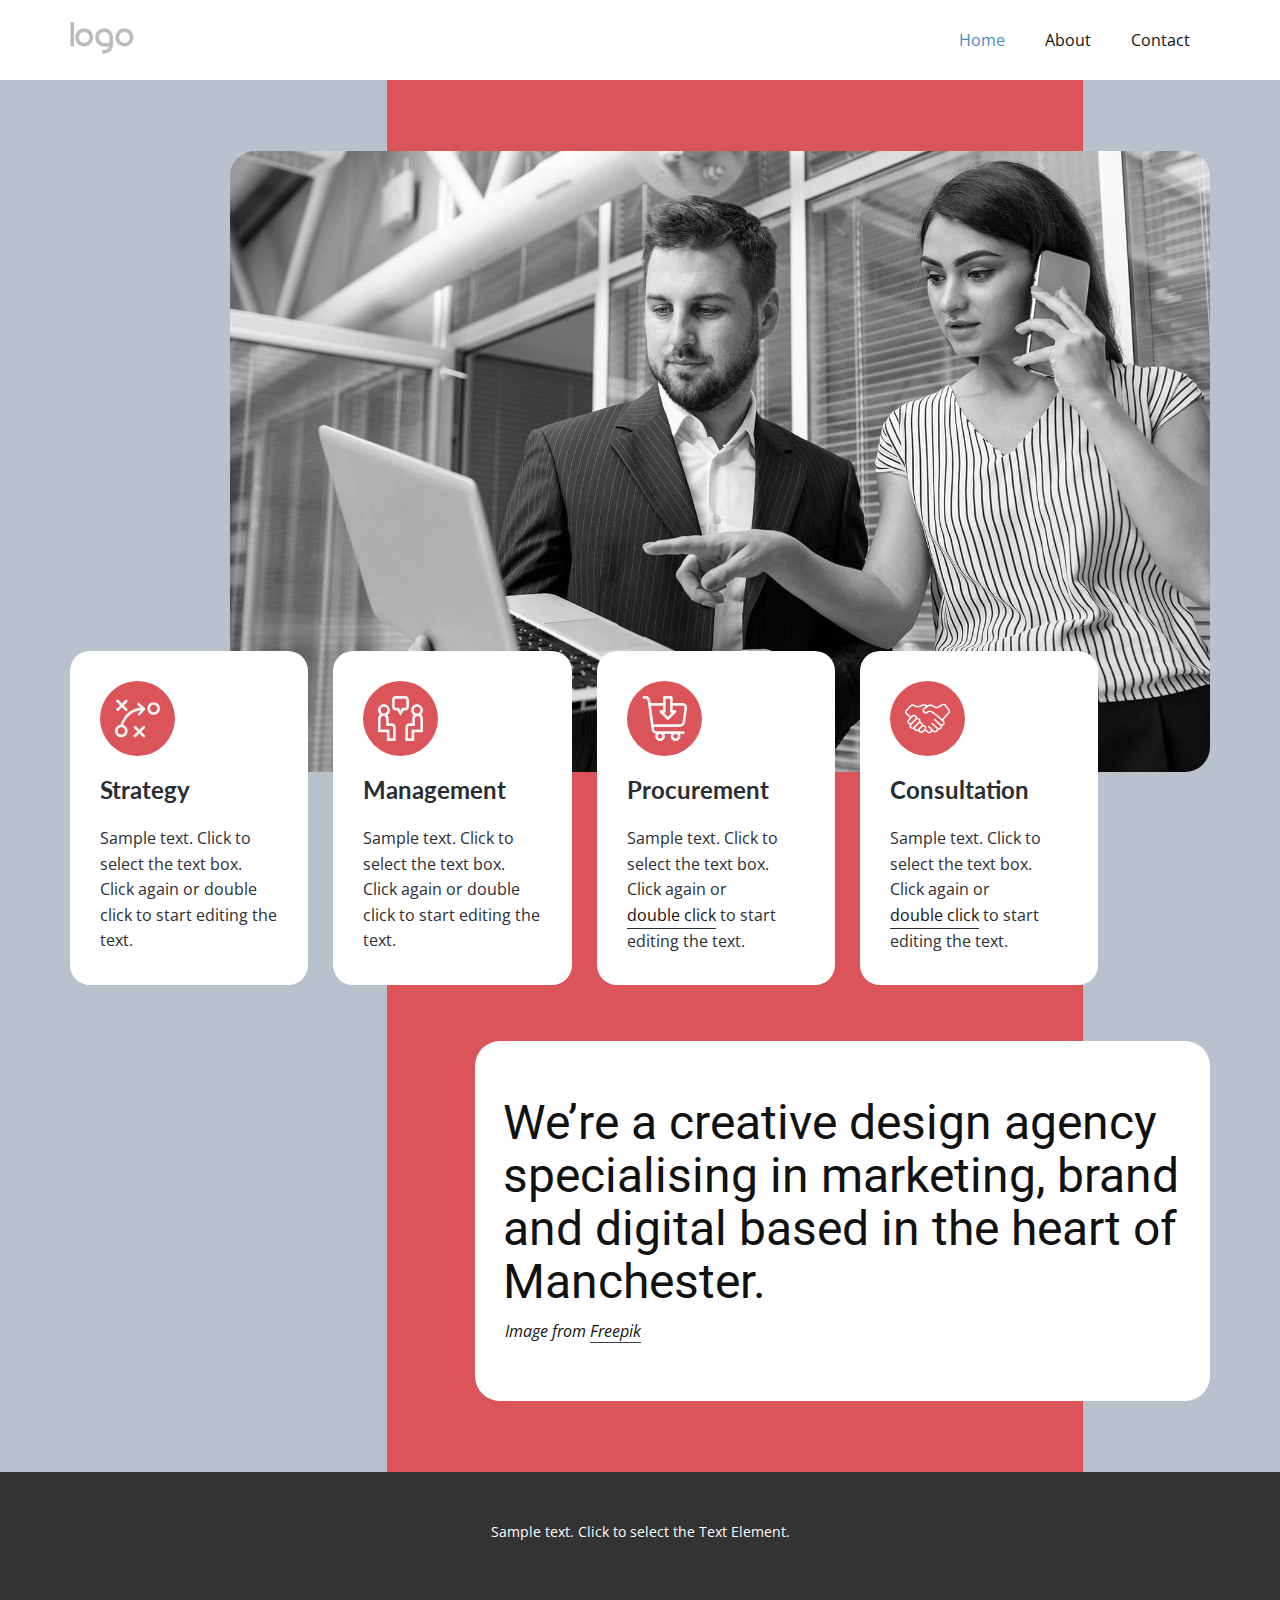
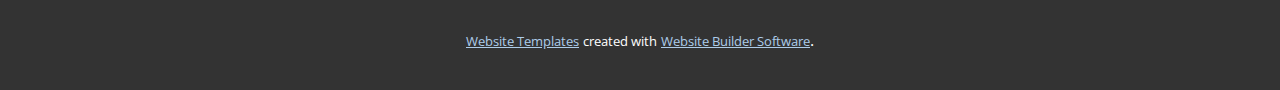
<file: src/index.html>
<!DOCTYPE html>
<html style="font-size: 16px;">
  <head>
    <meta name="viewport" content="width=device-width, initial-scale=1.0">
    <meta charset="utf-8">
    <meta name="keywords" content="​We’re a creative design agency specialising in marketing, brand and digital based in the heart of Manchester.">
    <meta name="description" content="">
    <title>Home</title>
    <link rel="stylesheet" href="nicepage.css" media="screen">
<link rel="stylesheet" href="Home.css" media="screen">
    <script class="u-script" type="text/javascript" src="jquery.js" defer=""></script>
    <script class="u-script" type="text/javascript" src="nicepage.js" defer=""></script>
    <meta name="generator" content="Nicepage 4.12.17, nicepage.com">
    <link id="u-theme-google-font" rel="stylesheet" href="https://fonts.googleapis.com/css?family=Roboto:100,100i,300,300i,400,400i,500,500i,700,700i,900,900i|Open+Sans:300,300i,400,400i,500,500i,600,600i,700,700i,800,800i">
    <link id="u-page-google-font" rel="stylesheet" href="https://fonts.googleapis.com/css?family=Lato:100,100i,300,300i,400,400i,700,700i,900,900i">
    
    
    <script type="application/ld+json">{
		"@context": "http://schema.org",
		"@type": "Organization",
		"name": "",
		"logo": "images/default-logo.png"
}</script>
    <meta name="theme-color" content="#478ac9">
    <meta property="og:title" content="Home">
    <meta property="og:type" content="website">
  </head>
  <body data-home-page="Home.html" data-home-page-title="Home" class="u-body u-xl-mode"><header class="u-clearfix u-header u-header" id="sec-79eb"><div class="u-clearfix u-sheet u-valign-middle u-sheet-1">
        <a href="https://nicepage.com" class="u-image u-logo u-image-1">
          <img src="images/default-logo.png" class="u-logo-image u-logo-image-1">
        </a>
        <nav class="u-menu u-menu-dropdown u-offcanvas u-menu-1">
          <div class="menu-collapse" style="font-size: 1rem; letter-spacing: 0px;">
            <a class="u-button-style u-custom-left-right-menu-spacing u-custom-padding-bottom u-custom-top-bottom-menu-spacing u-nav-link u-text-active-palette-1-base u-text-hover-palette-2-base" href="#">
              <svg class="u-svg-link" viewBox="0 0 24 24"><use xmlns:xlink="http://www.w3.org/1999/xlink" xlink:href="#menu-hamburger"></use></svg>
              <svg class="u-svg-content" version="1.1" id="menu-hamburger" viewBox="0 0 16 16" x="0px" y="0px" xmlns:xlink="http://www.w3.org/1999/xlink" xmlns="http://www.w3.org/2000/svg"><g><rect y="1" width="16" height="2"></rect><rect y="7" width="16" height="2"></rect><rect y="13" width="16" height="2"></rect>
</g></svg>
            </a>
          </div>
          <div class="u-nav-container">
            <ul class="u-nav u-unstyled u-nav-1"><li class="u-nav-item"><a class="u-button-style u-nav-link u-text-active-palette-1-base u-text-hover-palette-2-base" href="Home.html" style="padding: 10px 20px;">Home</a>
</li><li class="u-nav-item"><a class="u-button-style u-nav-link u-text-active-palette-1-base u-text-hover-palette-2-base" href="About.html" style="padding: 10px 20px;">About</a>
</li><li class="u-nav-item"><a class="u-button-style u-nav-link u-text-active-palette-1-base u-text-hover-palette-2-base" href="Contact.html" style="padding: 10px 20px;">Contact</a>
</li></ul>
          </div>
          <div class="u-nav-container-collapse">
            <div class="u-black u-container-style u-inner-container-layout u-opacity u-opacity-95 u-sidenav">
              <div class="u-inner-container-layout u-sidenav-overflow">
                <div class="u-menu-close"></div>
                <ul class="u-align-center u-nav u-popupmenu-items u-unstyled u-nav-2"><li class="u-nav-item"><a class="u-button-style u-nav-link" href="Home.html">Home</a>
</li><li class="u-nav-item"><a class="u-button-style u-nav-link" href="About.html">About</a>
</li><li class="u-nav-item"><a class="u-button-style u-nav-link" href="Contact.html">Contact</a>
</li></ul>
              </div>
            </div>
            <div class="u-black u-menu-overlay u-opacity u-opacity-70"></div>
          </div>
        </nav>
      </div></header>
    <section class="u-clearfix u-palette-5-base u-section-1" id="carousel_90d2">
      <div class="u-clearfix u-sheet u-valign-middle-md u-valign-middle-sm u-valign-middle-xl u-valign-middle-xs u-sheet-1">
        <div class="u-expanded-height u-palette-2-base u-shape u-shape-rectangle u-shape-1"></div>
        <img src="images/fgfg-min-72.jpg" alt="" class="u-image u-image-round u-radius-25 u-image-1" data-image-width="1620" data-image-height="1080">
        <div class="u-list u-list-1">
          <div class="u-repeater u-repeater-1">
            <div class="u-container-style u-list-item u-radius-20 u-repeater-item u-shape-round u-white u-list-item-1">
              <div class="u-container-layout u-similar-container u-valign-top u-container-layout-1"><span class="u-icon u-icon-circle u-palette-2-base u-icon-1"><svg class="u-svg-link" preserveAspectRatio="xMidYMin slice" viewBox="0 0 297 297" style=""><use xmlns:xlink="http://www.w3.org/1999/xlink" xlink:href="#svg-4ad6"></use></svg><svg class="u-svg-content" viewBox="0 0 297 297" id="svg-4ad6"><g><path d="m255.402,41.116c-22.937,0-41.599,18.661-41.599,41.598s18.661,41.599 41.599,41.599c22.937,0 41.598-18.662 41.598-41.599s-18.661-41.598-41.598-41.598zm0,65.786c-13.338,0-24.188-10.85-24.188-24.188 0-13.337 10.85-24.187 24.188-24.187 13.337,0 24.187,10.85 24.187,24.187 0.001,13.338-10.85,24.188-24.187,24.188z"></path><path d="m10.772,97.093c1.7,1.699 3.928,2.549 6.156,2.549s4.456-0.85 6.156-2.549l22.626-22.626 22.626,22.626c1.7,1.699 3.928,2.549 6.156,2.549 2.228,0 4.456-0.85 6.156-2.549 3.399-3.399 3.399-8.912 0-12.312l-22.627-22.625 22.626-22.626c3.399-3.399 3.399-8.912 0-12.312-3.4-3.398-8.911-3.398-12.312,0l-22.625,22.626-22.626-22.626c-3.4-3.398-8.911-3.398-12.312,0-3.399,3.399-3.399,8.912 0,12.312l22.626,22.626-22.626,22.625c-3.399,3.4-3.399,8.912 1.77636e-15,12.312z"></path><path d="m195.772,199.907c-3.4-3.398-8.911-3.398-12.312,0l-22.625,22.625-22.626-22.625c-3.4-3.398-8.911-3.398-12.312,0-3.399,3.4-3.399,8.912 0,12.312l22.626,22.625-22.626,22.626c-3.399,3.399-3.399,8.912 0,12.312 1.7,1.699 3.928,2.549 6.156,2.549s4.456-0.85 6.156-2.549l22.626-22.626 22.625,22.625c1.7,1.699 3.928,2.549 6.156,2.549 2.228,0 4.456-0.85 6.156-2.549 3.399-3.4 3.399-8.912 0-12.312l-22.625-22.625 22.625-22.625c3.4-3.4 3.4-8.913 0-12.312z"></path><path d="m196.45,77.836l-35.107-30.518c-3.628-3.155-9.127-2.768-12.281,0.859-3.154,3.628-2.769,9.126 0.859,12.281l18.618,16.185c-54.952,7.187-87.489,35.904-105.577,60.176-15.843,21.26-23.25,42.201-26.224,52.608-20.654,2.415-36.738,20.012-36.738,41.305 0,22.937 18.661,41.599 41.598,41.599s41.599-18.661 41.599-41.599c0-18.464-12.096-34.148-28.777-39.567 3.133-9.898 9.919-27.229 22.924-44.503 22.64-30.071 54.091-47.78 93.656-52.816l-17.348,19.957c-3.154,3.628-2.769,9.126 0.859,12.281 1.648,1.433 3.682,2.135 5.707,2.135 2.433,0 4.853-1.014 6.574-2.994l30.518-35.108c3.154-3.629 2.769-9.126-0.86-12.281zm-130.664,152.896c0,13.338-10.85,24.188-24.188,24.188-13.337,0-24.187-10.85-24.187-24.188 0-13.337 10.85-24.187 24.187-24.187 13.337,0 24.188,10.85 24.188,24.187z"></path>
</g></svg>
            
            
          </span>
                <h4 class="u-custom-font u-font-lato u-text u-text-palette-1-dark-3 u-text-1">Strategy</h4>
                <p class="u-text u-text-palette-1-dark-3 u-text-2">Sample text. Click to select the text box. Click again or double click to start editing the text.</p>
              </div>
            </div>
            <div class="u-container-style u-list-item u-radius-20 u-repeater-item u-shape-round u-white u-list-item-2">
              <div class="u-container-layout u-similar-container u-valign-top u-container-layout-2"><span class="u-icon u-icon-circle u-palette-2-base u-icon-2"><svg class="u-svg-link" preserveAspectRatio="xMidYMin slice" viewBox="0 0 512 512" style=""><use xmlns:xlink="http://www.w3.org/1999/xlink" xlink:href="#svg-4881"></use></svg><svg class="u-svg-content" viewBox="0 0 512 512" id="svg-4881"><path d="m155.6875 311h-32.9375v-50.984375c0-16.585937-6.621094-31.644531-17.347656-42.699219 18.320312-12.175781 30.425781-32.992187 30.425781-56.59375 0-37.445312-30.464844-67.914062-67.914063-67.914062-37.449218 0-67.914062 30.464844-67.914062 67.914062 0 20.402344 9.054688 38.714844 23.339844 51.175782-14.203125 11.25-23.339844 28.628906-23.339844 48.117187v151.859375h100.125v100.125h100.875v-155.6875c0-24.984375-20.328125-45.3125-45.3125-45.3125zm-87.773438-188.191406c20.90625 0 37.914063 17.007812 37.914063 37.914062s-17.007813 37.917969-37.914063 37.917969-37.914062-17.011719-37.914062-37.917969 17.007812-37.914062 37.914062-37.914062zm103.085938 359.191406h-40.875v-100.125h-100.125v-121.859375c0-17.300781 14.074219-31.375 31.375-31.375s31.375 14.074219 31.375 31.375v80.984375h62.9375c8.441406 0 15.3125 6.871094 15.3125 15.3125zm0 0"></path><path d="m488.660156 211.898438c14.285156-12.460938 23.339844-30.773438 23.339844-51.175782 0-37.449218-30.464844-67.914062-67.914062-67.914062-37.449219 0-67.914063 30.464844-67.914063 67.914062 0 23.597656 12.105469 44.417969 30.425781 56.59375-10.726562 11.054688-17.347656 26.113282-17.347656 42.695313v50.988281h-32.9375c-24.984375 0-45.3125 20.328125-45.3125 45.3125v155.6875h100.875v-100.125h100.125v-151.859375c0-19.488281-9.136719-36.867187-23.339844-48.117187zm-44.574218-89.089844c20.90625 0 37.914062 17.007812 37.914062 37.914062s-17.007812 37.917969-37.914062 37.917969-37.914063-17.011719-37.914063-37.917969 17.007813-37.914062 37.914063-37.914062zm37.914062 259.066406h-100.125v100.125h-40.875v-125.6875c0-8.441406 6.871094-15.3125 15.3125-15.3125h62.9375v-80.984375c0-17.300781 14.074219-31.375 31.375-31.375s31.375 14.074219 31.375 31.375zm0 0"></path><path d="m352 121.664062v-79.332031c0-23.34375-18.988281-42.332031-42.332031-42.332031h-107.335938c-23.34375 0-42.332031 18.988281-42.332031 42.332031v79.332031c0 23.34375 18.988281 42.335938 42.332031 42.335938h18.171875l35.496094 61.480469 35.496094-61.480469h18.171875c23.34375 0 42.332031-18.992188 42.332031-42.335938zm-30 0c0 6.804688-5.53125 12.335938-12.332031 12.335938h-35.492188l-18.175781 31.480469-18.175781-31.480469h-35.492188c-6.800781 0-12.332031-5.53125-12.332031-12.335938v-79.332031c0-6.800781 5.53125-12.332031 12.332031-12.332031h107.335938c6.800781 0 12.332031 5.53125 12.332031 12.332031zm0 0"></path></svg>
            
            
          </span>
                <h4 class="u-custom-font u-font-lato u-text u-text-palette-1-dark-3 u-text-3">Management</h4>
                <p class="u-text u-text-palette-1-dark-3 u-text-4">Sample text. Click to select the text box. Click again or double click to start editing the text.</p>
              </div>
            </div>
            <div class="u-container-style u-list-item u-radius-20 u-repeater-item u-shape-round u-white u-list-item-3">
              <div class="u-container-layout u-similar-container u-valign-top u-container-layout-3"><span class="u-icon u-icon-circle u-palette-2-base u-icon-3"><svg class="u-svg-link" preserveAspectRatio="xMidYMin slice" viewBox="-3 0 512 512" style=""><use xmlns:xlink="http://www.w3.org/1999/xlink" xlink:href="#svg-46a0"></use></svg><svg class="u-svg-content" viewBox="-3 0 512 512" id="svg-46a0"><path d="m494.925781 97.144531c-9.492187-10.839843-23.019531-16.8125-38.089843-16.8125h-113.785157v-65.332031c0-8.285156-6.714843-15-15-15h-80.332031c-8.285156 0-15 6.714844-15 15v65.332031h-140.316406l-3.667969-27.5c-3.953125-29.625-24.578125-52.832031-46.957031-52.832031h-26.777344c-8.285156 0-15 6.714844-15 15s6.714844 15 15 15h26.777344c4.8125 0 15.003906 10.175781 17.21875 26.796875l42.9375 322.039063c1.890625 14.195312 9.183594 27.484374 20.535156 37.421874 8.417969 7.371094 18.367188 12.273438 28.789062 14.324219-4.246093 7.808594-6.65625 16.753907-6.65625 26.25 0 30.421875 24.746094 55.167969 55.164063 55.167969s55.167969-24.746094 55.167969-55.167969c0-9.0625-2.210938-17.613281-6.101563-25.164062h78.601563c-3.890625 7.550781-6.101563 16.101562-6.101563 25.164062 0 30.421875 24.746094 55.167969 55.167969 55.167969 30.417969 0 55.164062-24.746094 55.164062-55.167969 0-9.0625-2.210937-17.613281-6.097656-25.164062h39.300782c8.28125 0 15-6.71875 15-15 0-8.285157-6.71875-15-15-15h-302.589844c-14.65625 0-28.671875-12.273438-30.609375-26.800781l-3.136719-23.535157h296.167969c14.320312 0 28.457031-5.472656 39.808593-15.40625 11.347657-9.9375 18.640626-23.230469 20.539063-37.425781l21.511719-161.367188c1.992187-14.941406-2.136719-29.144531-11.632813-39.988281zm-269.992187 359.6875c0 13.878907-11.289063 25.167969-25.167969 25.167969-13.875 0-25.164063-11.289062-25.164063-25.167969 0-13.875 11.289063-25.164062 25.164063-25.164062 13.878906 0 25.167969 11.289062 25.167969 25.164062zm176.734375 0c0 13.878907-11.289063 25.167969-25.167969 25.167969-13.875 0-25.164062-11.289062-25.164062-25.167969 0-13.875 11.289062-25.164062 25.164062-25.164062 13.878906 0 25.167969 11.289062 25.167969 25.164062zm-138.949219-426.832031h50.332031v65.160156c0 .058594-.007812.113282-.007812.171875 0 .058594.007812.117188.007812.175781v80.160157c0 8.28125 6.714844 15 15 15h5.289063l-44.558594 44.203125-44.558594-44.203125h3.496094c8.285156 0 15-6.71875 15-15zm214.101562 103.164062-21.511718 161.371094c-1.9375 14.523438-15.953125 26.796875-30.609375 26.796875h-300.167969l-28.128906-211h136.316406v50.335938h-24.917969c-6.078125 0-11.554687 3.667969-13.867187 9.285156-2.316406 5.621094-1.011719 12.082031 3.304687 16.363281l80.980469 80.332032c2.921875 2.902343 6.742188 4.351562 10.5625 4.351562s7.640625-1.449219 10.5625-4.351562l80.980469-80.332032c4.316406-4.28125 5.621093-10.742187 3.304687-16.363281-2.3125-5.617187-7.789062-9.285156-13.867187-9.285156h-26.710938v-50.335938h113.785157c6.296874 0 11.808593 2.335938 15.519531 6.574219 3.710937 4.242188 5.296875 10.015625 4.464843 16.257812zm0 0"></path></svg>
            
            
          </span>
                <h4 class="u-custom-font u-font-lato u-text u-text-palette-1-dark-3 u-text-5">Procurement</h4>
                <p class="u-text u-text-palette-1-dark-3 u-text-6">Sample text. Click to select the text box. Click again or <a href="https://nicepage.com/html-templates" class="u-active-none u-border-1 u-border-palette-1-dark-3 u-btn u-button-style u-hover-none u-none u-text-body-color u-btn-1">double click</a> to start editing the text.
                </p>
              </div>
            </div>
            <div class="u-container-style u-list-item u-radius-20 u-repeater-item u-shape-round u-white u-list-item-4">
              <div class="u-container-layout u-similar-container u-valign-top u-container-layout-4"><span class="u-file-icon u-icon u-icon-circle u-palette-2-base u-text-white u-icon-4"><img src="images/5.png" alt=""></span>
                <h4 class="u-custom-font u-font-lato u-text u-text-palette-1-dark-3 u-text-7">Consultation</h4>
                <p class="u-text u-text-palette-1-dark-3 u-text-8">Sample text. Click to select the text box. Click again or <a href="https://nicepage.com/static-site-generator" class="u-active-none u-border-1 u-border-palette-1-dark-3 u-btn u-button-style u-hover-none u-none u-text-body-color u-btn-2">double click</a> to start editing the text.
                </p>
              </div>
            </div>
          </div>
        </div>
        <div class="u-align-left u-container-style u-expanded-width-md u-expanded-width-sm u-expanded-width-xs u-group u-radius-25 u-shape-round u-white u-group-1">
          <div class="u-container-layout u-valign-middle u-container-layout-5">
            <h2 class="u-text u-text-9"> We’re a creative design agency specialising in marketing, brand and digital based in the heart of Manchester. </h2>
            <p class="u-text u-text-body-color u-text-10">Image from <a href="https://www.freepik.com/photos/business" class="u-border-1 u-border-grey-75 u-btn u-button-link u-button-style u-none u-text-body-color u-btn-3">Freepik</a>
            </p>
          </div>
        </div>
      </div>
    </section>
    
    
    <footer class="u-align-center u-clearfix u-footer u-grey-80 u-footer" id="sec-0d1d"><div class="u-clearfix u-sheet u-sheet-1">
        <p class="u-small-text u-text u-text-variant u-text-1">Sample text. Click to select the Text Element.</p>
      </div></footer>
    <section class="u-backlink u-clearfix u-grey-80">
      <a class="u-link" href="https://nicepage.com/website-templates" target="_blank">
        <span>Website Templates</span>
      </a>
      <p class="u-text">
        <span>created with</span>
      </p>
      <a class="u-link" href="" target="_blank">
        <span>Website Builder Software</span>
      </a>. 
    </section>
  </body>
</html>
</file>
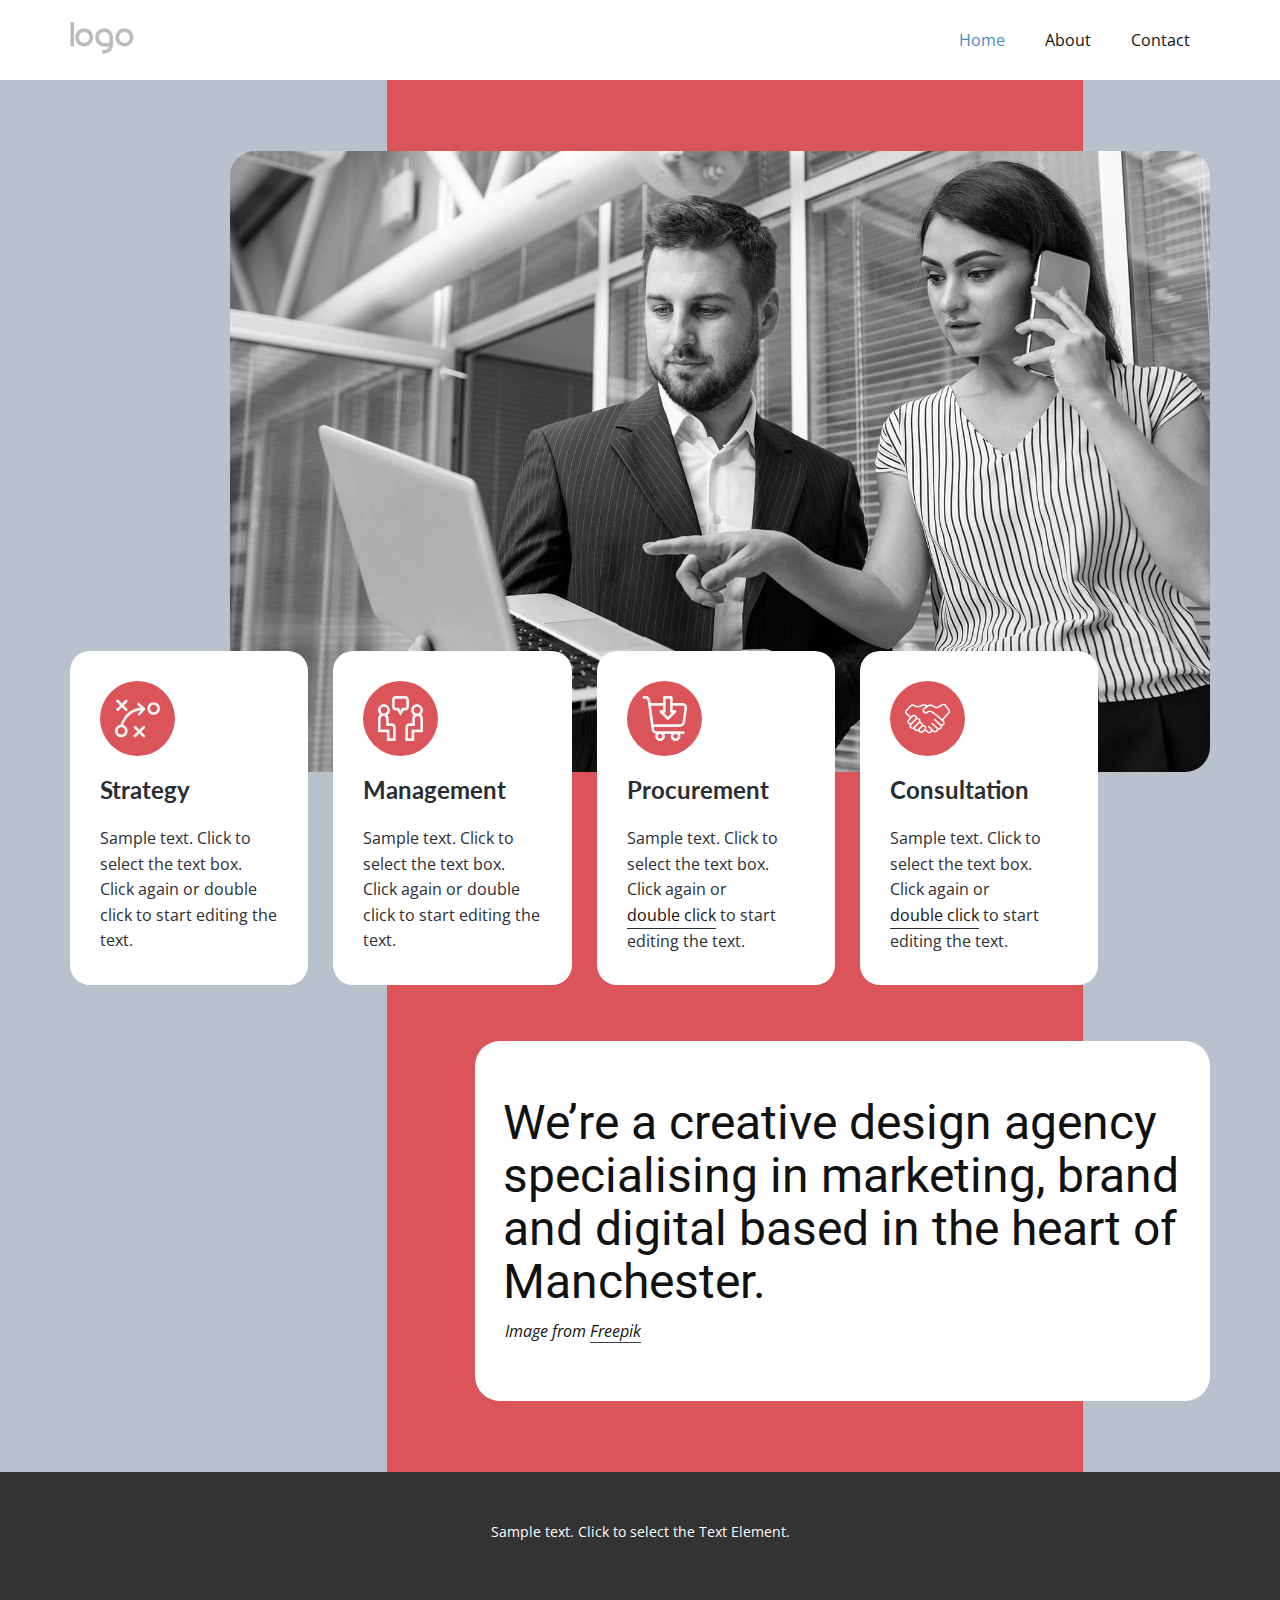
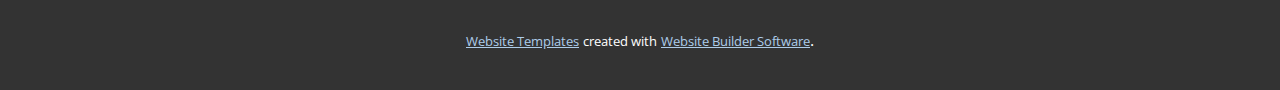
<file: src/Home.html>
<!DOCTYPE html>
<html style="font-size: 16px;">
  <head>
    <meta name="viewport" content="width=device-width, initial-scale=1.0">
    <meta charset="utf-8">
    <meta name="keywords" content="​We’re a creative design agency specialising in marketing, brand and digital based in the heart of Manchester.">
    <meta name="description" content="">
    <title>Home</title>
    <link rel="stylesheet" href="nicepage.css" media="screen">
<link rel="stylesheet" href="Home.css" media="screen">
    <script class="u-script" type="text/javascript" src="jquery.js" defer=""></script>
    <script class="u-script" type="text/javascript" src="nicepage.js" defer=""></script>
    <meta name="generator" content="Nicepage 4.12.17, nicepage.com">
    <link id="u-theme-google-font" rel="stylesheet" href="https://fonts.googleapis.com/css?family=Roboto:100,100i,300,300i,400,400i,500,500i,700,700i,900,900i|Open+Sans:300,300i,400,400i,500,500i,600,600i,700,700i,800,800i">
    <link id="u-page-google-font" rel="stylesheet" href="https://fonts.googleapis.com/css?family=Lato:100,100i,300,300i,400,400i,700,700i,900,900i">
    
    
    <script type="application/ld+json">{
		"@context": "http://schema.org",
		"@type": "Organization",
		"name": "",
		"logo": "images/default-logo.png"
}</script>
    <meta name="theme-color" content="#478ac9">
    <meta property="og:title" content="Home">
    <meta property="og:type" content="website">
  </head>
  <body class="u-body u-xl-mode"><header class="u-clearfix u-header u-header" id="sec-79eb"><div class="u-clearfix u-sheet u-valign-middle u-sheet-1">
        <a href="https://nicepage.com" class="u-image u-logo u-image-1">
          <img src="images/default-logo.png" class="u-logo-image u-logo-image-1">
        </a>
        <nav class="u-menu u-menu-dropdown u-offcanvas u-menu-1">
          <div class="menu-collapse" style="font-size: 1rem; letter-spacing: 0px;">
            <a class="u-button-style u-custom-left-right-menu-spacing u-custom-padding-bottom u-custom-top-bottom-menu-spacing u-nav-link u-text-active-palette-1-base u-text-hover-palette-2-base" href="#">
              <svg class="u-svg-link" viewBox="0 0 24 24"><use xmlns:xlink="http://www.w3.org/1999/xlink" xlink:href="#menu-hamburger"></use></svg>
              <svg class="u-svg-content" version="1.1" id="menu-hamburger" viewBox="0 0 16 16" x="0px" y="0px" xmlns:xlink="http://www.w3.org/1999/xlink" xmlns="http://www.w3.org/2000/svg"><g><rect y="1" width="16" height="2"></rect><rect y="7" width="16" height="2"></rect><rect y="13" width="16" height="2"></rect>
</g></svg>
            </a>
          </div>
          <div class="u-nav-container">
            <ul class="u-nav u-unstyled u-nav-1"><li class="u-nav-item"><a class="u-button-style u-nav-link u-text-active-palette-1-base u-text-hover-palette-2-base" href="Home.html" style="padding: 10px 20px;">Home</a>
</li><li class="u-nav-item"><a class="u-button-style u-nav-link u-text-active-palette-1-base u-text-hover-palette-2-base" href="About.html" style="padding: 10px 20px;">About</a>
</li><li class="u-nav-item"><a class="u-button-style u-nav-link u-text-active-palette-1-base u-text-hover-palette-2-base" href="Contact.html" style="padding: 10px 20px;">Contact</a>
</li></ul>
          </div>
          <div class="u-nav-container-collapse">
            <div class="u-black u-container-style u-inner-container-layout u-opacity u-opacity-95 u-sidenav">
              <div class="u-inner-container-layout u-sidenav-overflow">
                <div class="u-menu-close"></div>
                <ul class="u-align-center u-nav u-popupmenu-items u-unstyled u-nav-2"><li class="u-nav-item"><a class="u-button-style u-nav-link" href="Home.html">Home</a>
</li><li class="u-nav-item"><a class="u-button-style u-nav-link" href="About.html">About</a>
</li><li class="u-nav-item"><a class="u-button-style u-nav-link" href="Contact.html">Contact</a>
</li></ul>
              </div>
            </div>
            <div class="u-black u-menu-overlay u-opacity u-opacity-70"></div>
          </div>
        </nav>
      </div></header>
    <section class="u-clearfix u-palette-5-base u-section-1" id="carousel_90d2">
      <div class="u-clearfix u-sheet u-valign-middle-md u-valign-middle-sm u-valign-middle-xl u-valign-middle-xs u-sheet-1">
        <div class="u-expanded-height u-palette-2-base u-shape u-shape-rectangle u-shape-1"></div>
        <img src="images/fgfg-min-72.jpg" alt="" class="u-image u-image-round u-radius-25 u-image-1" data-image-width="1620" data-image-height="1080">
        <div class="u-list u-list-1">
          <div class="u-repeater u-repeater-1">
            <div class="u-container-style u-list-item u-radius-20 u-repeater-item u-shape-round u-white u-list-item-1">
              <div class="u-container-layout u-similar-container u-valign-top u-container-layout-1"><span class="u-icon u-icon-circle u-palette-2-base u-icon-1"><svg class="u-svg-link" preserveAspectRatio="xMidYMin slice" viewBox="0 0 297 297" style=""><use xmlns:xlink="http://www.w3.org/1999/xlink" xlink:href="#svg-4ad6"></use></svg><svg class="u-svg-content" viewBox="0 0 297 297" id="svg-4ad6"><g><path d="m255.402,41.116c-22.937,0-41.599,18.661-41.599,41.598s18.661,41.599 41.599,41.599c22.937,0 41.598-18.662 41.598-41.599s-18.661-41.598-41.598-41.598zm0,65.786c-13.338,0-24.188-10.85-24.188-24.188 0-13.337 10.85-24.187 24.188-24.187 13.337,0 24.187,10.85 24.187,24.187 0.001,13.338-10.85,24.188-24.187,24.188z"></path><path d="m10.772,97.093c1.7,1.699 3.928,2.549 6.156,2.549s4.456-0.85 6.156-2.549l22.626-22.626 22.626,22.626c1.7,1.699 3.928,2.549 6.156,2.549 2.228,0 4.456-0.85 6.156-2.549 3.399-3.399 3.399-8.912 0-12.312l-22.627-22.625 22.626-22.626c3.399-3.399 3.399-8.912 0-12.312-3.4-3.398-8.911-3.398-12.312,0l-22.625,22.626-22.626-22.626c-3.4-3.398-8.911-3.398-12.312,0-3.399,3.399-3.399,8.912 0,12.312l22.626,22.626-22.626,22.625c-3.399,3.4-3.399,8.912 1.77636e-15,12.312z"></path><path d="m195.772,199.907c-3.4-3.398-8.911-3.398-12.312,0l-22.625,22.625-22.626-22.625c-3.4-3.398-8.911-3.398-12.312,0-3.399,3.4-3.399,8.912 0,12.312l22.626,22.625-22.626,22.626c-3.399,3.399-3.399,8.912 0,12.312 1.7,1.699 3.928,2.549 6.156,2.549s4.456-0.85 6.156-2.549l22.626-22.626 22.625,22.625c1.7,1.699 3.928,2.549 6.156,2.549 2.228,0 4.456-0.85 6.156-2.549 3.399-3.4 3.399-8.912 0-12.312l-22.625-22.625 22.625-22.625c3.4-3.4 3.4-8.913 0-12.312z"></path><path d="m196.45,77.836l-35.107-30.518c-3.628-3.155-9.127-2.768-12.281,0.859-3.154,3.628-2.769,9.126 0.859,12.281l18.618,16.185c-54.952,7.187-87.489,35.904-105.577,60.176-15.843,21.26-23.25,42.201-26.224,52.608-20.654,2.415-36.738,20.012-36.738,41.305 0,22.937 18.661,41.599 41.598,41.599s41.599-18.661 41.599-41.599c0-18.464-12.096-34.148-28.777-39.567 3.133-9.898 9.919-27.229 22.924-44.503 22.64-30.071 54.091-47.78 93.656-52.816l-17.348,19.957c-3.154,3.628-2.769,9.126 0.859,12.281 1.648,1.433 3.682,2.135 5.707,2.135 2.433,0 4.853-1.014 6.574-2.994l30.518-35.108c3.154-3.629 2.769-9.126-0.86-12.281zm-130.664,152.896c0,13.338-10.85,24.188-24.188,24.188-13.337,0-24.187-10.85-24.187-24.188 0-13.337 10.85-24.187 24.187-24.187 13.337,0 24.188,10.85 24.188,24.187z"></path>
</g></svg>
            
            
          </span>
                <h4 class="u-custom-font u-font-lato u-text u-text-palette-1-dark-3 u-text-1">Strategy</h4>
                <p class="u-text u-text-palette-1-dark-3 u-text-2">Sample text. Click to select the text box. Click again or double click to start editing the text.</p>
              </div>
            </div>
            <div class="u-container-style u-list-item u-radius-20 u-repeater-item u-shape-round u-white u-list-item-2">
              <div class="u-container-layout u-similar-container u-valign-top u-container-layout-2"><span class="u-icon u-icon-circle u-palette-2-base u-icon-2"><svg class="u-svg-link" preserveAspectRatio="xMidYMin slice" viewBox="0 0 512 512" style=""><use xmlns:xlink="http://www.w3.org/1999/xlink" xlink:href="#svg-4881"></use></svg><svg class="u-svg-content" viewBox="0 0 512 512" id="svg-4881"><path d="m155.6875 311h-32.9375v-50.984375c0-16.585937-6.621094-31.644531-17.347656-42.699219 18.320312-12.175781 30.425781-32.992187 30.425781-56.59375 0-37.445312-30.464844-67.914062-67.914063-67.914062-37.449218 0-67.914062 30.464844-67.914062 67.914062 0 20.402344 9.054688 38.714844 23.339844 51.175782-14.203125 11.25-23.339844 28.628906-23.339844 48.117187v151.859375h100.125v100.125h100.875v-155.6875c0-24.984375-20.328125-45.3125-45.3125-45.3125zm-87.773438-188.191406c20.90625 0 37.914063 17.007812 37.914063 37.914062s-17.007813 37.917969-37.914063 37.917969-37.914062-17.011719-37.914062-37.917969 17.007812-37.914062 37.914062-37.914062zm103.085938 359.191406h-40.875v-100.125h-100.125v-121.859375c0-17.300781 14.074219-31.375 31.375-31.375s31.375 14.074219 31.375 31.375v80.984375h62.9375c8.441406 0 15.3125 6.871094 15.3125 15.3125zm0 0"></path><path d="m488.660156 211.898438c14.285156-12.460938 23.339844-30.773438 23.339844-51.175782 0-37.449218-30.464844-67.914062-67.914062-67.914062-37.449219 0-67.914063 30.464844-67.914063 67.914062 0 23.597656 12.105469 44.417969 30.425781 56.59375-10.726562 11.054688-17.347656 26.113282-17.347656 42.695313v50.988281h-32.9375c-24.984375 0-45.3125 20.328125-45.3125 45.3125v155.6875h100.875v-100.125h100.125v-151.859375c0-19.488281-9.136719-36.867187-23.339844-48.117187zm-44.574218-89.089844c20.90625 0 37.914062 17.007812 37.914062 37.914062s-17.007812 37.917969-37.914062 37.917969-37.914063-17.011719-37.914063-37.917969 17.007813-37.914062 37.914063-37.914062zm37.914062 259.066406h-100.125v100.125h-40.875v-125.6875c0-8.441406 6.871094-15.3125 15.3125-15.3125h62.9375v-80.984375c0-17.300781 14.074219-31.375 31.375-31.375s31.375 14.074219 31.375 31.375zm0 0"></path><path d="m352 121.664062v-79.332031c0-23.34375-18.988281-42.332031-42.332031-42.332031h-107.335938c-23.34375 0-42.332031 18.988281-42.332031 42.332031v79.332031c0 23.34375 18.988281 42.335938 42.332031 42.335938h18.171875l35.496094 61.480469 35.496094-61.480469h18.171875c23.34375 0 42.332031-18.992188 42.332031-42.335938zm-30 0c0 6.804688-5.53125 12.335938-12.332031 12.335938h-35.492188l-18.175781 31.480469-18.175781-31.480469h-35.492188c-6.800781 0-12.332031-5.53125-12.332031-12.335938v-79.332031c0-6.800781 5.53125-12.332031 12.332031-12.332031h107.335938c6.800781 0 12.332031 5.53125 12.332031 12.332031zm0 0"></path></svg>
            
            
          </span>
                <h4 class="u-custom-font u-font-lato u-text u-text-palette-1-dark-3 u-text-3">Management</h4>
                <p class="u-text u-text-palette-1-dark-3 u-text-4">Sample text. Click to select the text box. Click again or double click to start editing the text.</p>
              </div>
            </div>
            <div class="u-container-style u-list-item u-radius-20 u-repeater-item u-shape-round u-white u-list-item-3">
              <div class="u-container-layout u-similar-container u-valign-top u-container-layout-3"><span class="u-icon u-icon-circle u-palette-2-base u-icon-3"><svg class="u-svg-link" preserveAspectRatio="xMidYMin slice" viewBox="-3 0 512 512" style=""><use xmlns:xlink="http://www.w3.org/1999/xlink" xlink:href="#svg-46a0"></use></svg><svg class="u-svg-content" viewBox="-3 0 512 512" id="svg-46a0"><path d="m494.925781 97.144531c-9.492187-10.839843-23.019531-16.8125-38.089843-16.8125h-113.785157v-65.332031c0-8.285156-6.714843-15-15-15h-80.332031c-8.285156 0-15 6.714844-15 15v65.332031h-140.316406l-3.667969-27.5c-3.953125-29.625-24.578125-52.832031-46.957031-52.832031h-26.777344c-8.285156 0-15 6.714844-15 15s6.714844 15 15 15h26.777344c4.8125 0 15.003906 10.175781 17.21875 26.796875l42.9375 322.039063c1.890625 14.195312 9.183594 27.484374 20.535156 37.421874 8.417969 7.371094 18.367188 12.273438 28.789062 14.324219-4.246093 7.808594-6.65625 16.753907-6.65625 26.25 0 30.421875 24.746094 55.167969 55.164063 55.167969s55.167969-24.746094 55.167969-55.167969c0-9.0625-2.210938-17.613281-6.101563-25.164062h78.601563c-3.890625 7.550781-6.101563 16.101562-6.101563 25.164062 0 30.421875 24.746094 55.167969 55.167969 55.167969 30.417969 0 55.164062-24.746094 55.164062-55.167969 0-9.0625-2.210937-17.613281-6.097656-25.164062h39.300782c8.28125 0 15-6.71875 15-15 0-8.285157-6.71875-15-15-15h-302.589844c-14.65625 0-28.671875-12.273438-30.609375-26.800781l-3.136719-23.535157h296.167969c14.320312 0 28.457031-5.472656 39.808593-15.40625 11.347657-9.9375 18.640626-23.230469 20.539063-37.425781l21.511719-161.367188c1.992187-14.941406-2.136719-29.144531-11.632813-39.988281zm-269.992187 359.6875c0 13.878907-11.289063 25.167969-25.167969 25.167969-13.875 0-25.164063-11.289062-25.164063-25.167969 0-13.875 11.289063-25.164062 25.164063-25.164062 13.878906 0 25.167969 11.289062 25.167969 25.164062zm176.734375 0c0 13.878907-11.289063 25.167969-25.167969 25.167969-13.875 0-25.164062-11.289062-25.164062-25.167969 0-13.875 11.289062-25.164062 25.164062-25.164062 13.878906 0 25.167969 11.289062 25.167969 25.164062zm-138.949219-426.832031h50.332031v65.160156c0 .058594-.007812.113282-.007812.171875 0 .058594.007812.117188.007812.175781v80.160157c0 8.28125 6.714844 15 15 15h5.289063l-44.558594 44.203125-44.558594-44.203125h3.496094c8.285156 0 15-6.71875 15-15zm214.101562 103.164062-21.511718 161.371094c-1.9375 14.523438-15.953125 26.796875-30.609375 26.796875h-300.167969l-28.128906-211h136.316406v50.335938h-24.917969c-6.078125 0-11.554687 3.667969-13.867187 9.285156-2.316406 5.621094-1.011719 12.082031 3.304687 16.363281l80.980469 80.332032c2.921875 2.902343 6.742188 4.351562 10.5625 4.351562s7.640625-1.449219 10.5625-4.351562l80.980469-80.332032c4.316406-4.28125 5.621093-10.742187 3.304687-16.363281-2.3125-5.617187-7.789062-9.285156-13.867187-9.285156h-26.710938v-50.335938h113.785157c6.296874 0 11.808593 2.335938 15.519531 6.574219 3.710937 4.242188 5.296875 10.015625 4.464843 16.257812zm0 0"></path></svg>
            
            
          </span>
                <h4 class="u-custom-font u-font-lato u-text u-text-palette-1-dark-3 u-text-5">Procurement</h4>
                <p class="u-text u-text-palette-1-dark-3 u-text-6">Sample text. Click to select the text box. Click again or <a href="https://nicepage.com/html-templates" class="u-active-none u-border-1 u-border-palette-1-dark-3 u-btn u-button-style u-hover-none u-none u-text-body-color u-btn-1">double click</a> to start editing the text.
                </p>
              </div>
            </div>
            <div class="u-container-style u-list-item u-radius-20 u-repeater-item u-shape-round u-white u-list-item-4">
              <div class="u-container-layout u-similar-container u-valign-top u-container-layout-4"><span class="u-file-icon u-icon u-icon-circle u-palette-2-base u-text-white u-icon-4"><img src="images/5.png" alt=""></span>
                <h4 class="u-custom-font u-font-lato u-text u-text-palette-1-dark-3 u-text-7">Consultation</h4>
                <p class="u-text u-text-palette-1-dark-3 u-text-8">Sample text. Click to select the text box. Click again or <a href="https://nicepage.com/static-site-generator" class="u-active-none u-border-1 u-border-palette-1-dark-3 u-btn u-button-style u-hover-none u-none u-text-body-color u-btn-2">double click</a> to start editing the text.
                </p>
              </div>
            </div>
          </div>
        </div>
        <div class="u-align-left u-container-style u-expanded-width-md u-expanded-width-sm u-expanded-width-xs u-group u-radius-25 u-shape-round u-white u-group-1">
          <div class="u-container-layout u-valign-middle u-container-layout-5">
            <h2 class="u-text u-text-9"> We’re a creative design agency specialising in marketing, brand and digital based in the heart of Manchester. </h2>
            <p class="u-text u-text-body-color u-text-10">Image from <a href="https://www.freepik.com/photos/business" class="u-border-1 u-border-grey-75 u-btn u-button-link u-button-style u-none u-text-body-color u-btn-3">Freepik</a>
            </p>
          </div>
        </div>
      </div>
    </section>
    
    
    <footer class="u-align-center u-clearfix u-footer u-grey-80 u-footer" id="sec-0d1d"><div class="u-clearfix u-sheet u-sheet-1">
        <p class="u-small-text u-text u-text-variant u-text-1">Sample text. Click to select the Text Element.</p>
      </div></footer>
    <section class="u-backlink u-clearfix u-grey-80">
      <a class="u-link" href="https://nicepage.com/website-templates" target="_blank">
        <span>Website Templates</span>
      </a>
      <p class="u-text">
        <span>created with</span>
      </p>
      <a class="u-link" href="" target="_blank">
        <span>Website Builder Software</span>
      </a>. 
    </section>
  </body>
</html>
</file>
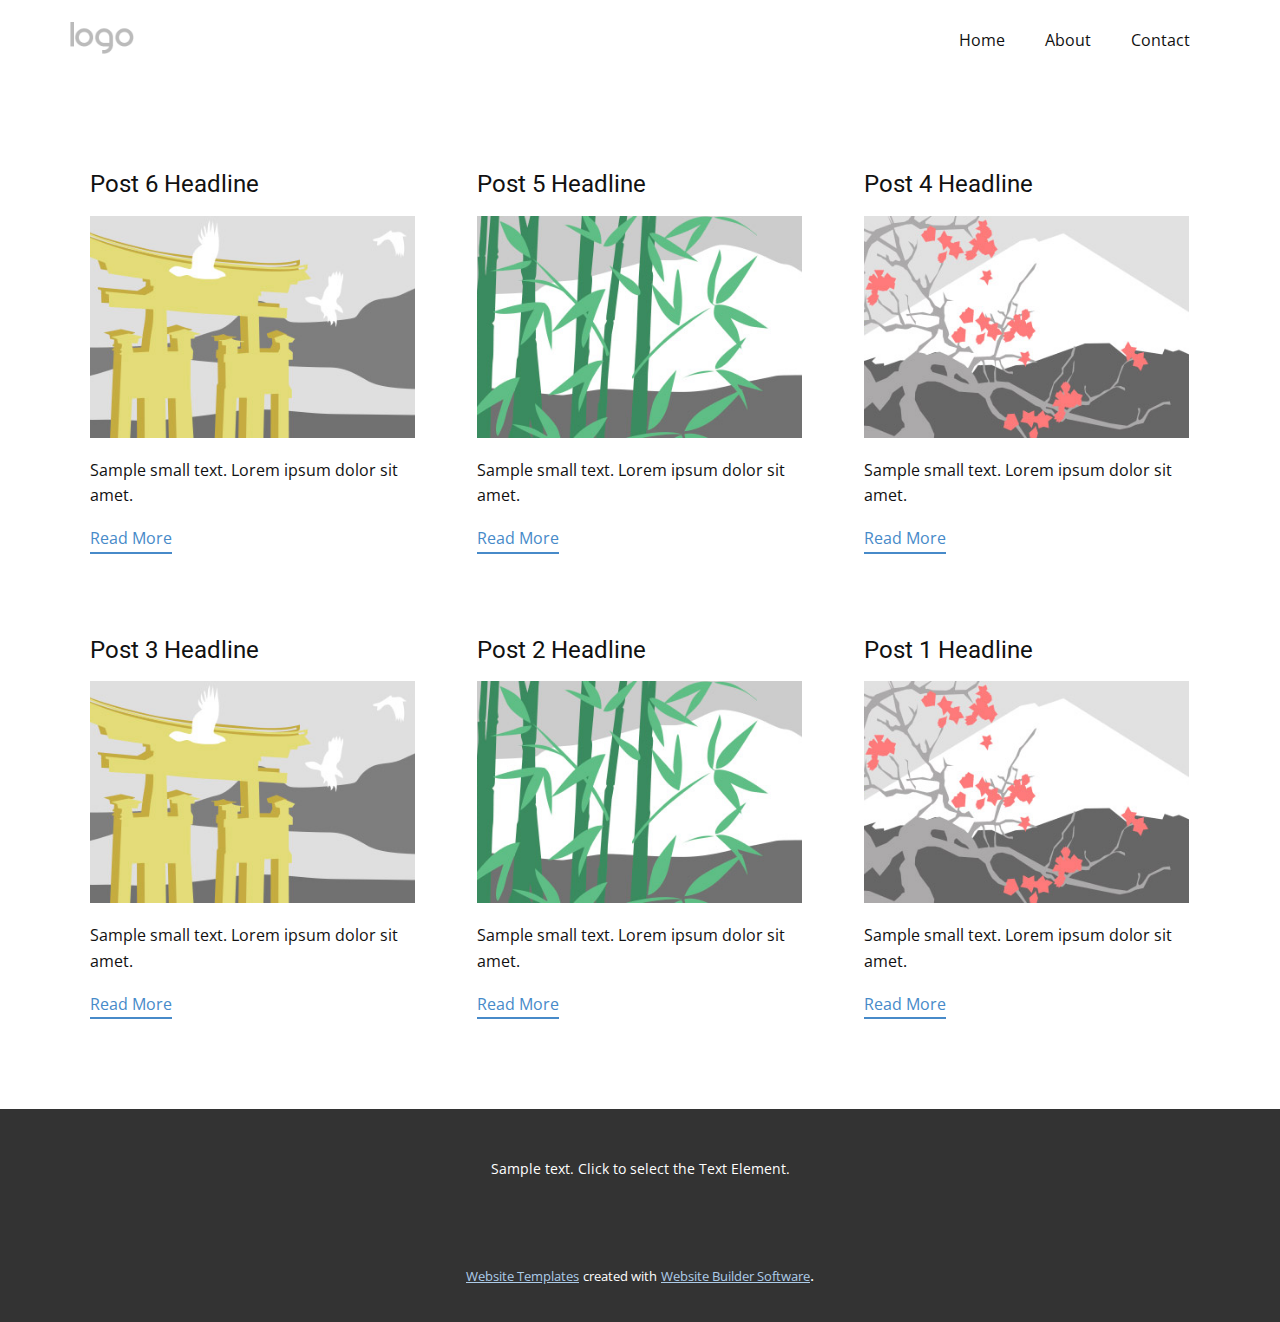
<file: src/blog/blog.html>
<html style="font-size: 16px;"><head>
    <meta name="viewport" content="width=device-width, initial-scale=1.0">
    <meta charset="utf-8">
    <meta name="keywords" content="">
    <meta name="description" content="">
    <title>Blog Template</title>
    <link rel="stylesheet" href="../nicepage.css" media="screen">
<link rel="stylesheet" href="../Blog-Template.css" media="screen">
    <script class="u-script" type="text/javascript" src="../jquery.js" defer=""></script>
    <script class="u-script" type="text/javascript" src="../nicepage.js" defer=""></script>
    <meta name="generator" content="Nicepage 4.12.17, nicepage.com">
    <link id="u-theme-google-font" rel="stylesheet" href="https://fonts.googleapis.com/css?family=Roboto:100,100i,300,300i,400,400i,500,500i,700,700i,900,900i|Open+Sans:300,300i,400,400i,500,500i,600,600i,700,700i,800,800i">
    
    
    <script type="application/ld+json">{
		"@context": "http://schema.org",
		"@type": "Organization",
		"name": "",
		"logo": "images/default-logo.png"
}</script>
    <meta name="theme-color" content="#478ac9">
  </head>
  <body class="u-body u-xl-mode"><header class="u-clearfix u-header u-header" id="sec-79eb"><div class="u-clearfix u-sheet u-valign-middle u-sheet-1">
        <a href="https://nicepage.com" class="u-image u-logo u-image-1">
          <img src="../images/default-logo.png" class="u-logo-image u-logo-image-1">
        </a>
        <nav class="u-menu u-menu-dropdown u-offcanvas u-menu-1">
          <div class="menu-collapse" style="font-size: 1rem; letter-spacing: 0px;">
            <a class="u-button-style u-custom-left-right-menu-spacing u-custom-padding-bottom u-custom-top-bottom-menu-spacing u-nav-link u-text-active-palette-1-base u-text-hover-palette-2-base" href="#">
              <svg class="u-svg-link" viewBox="0 0 24 24"><use xmlns:xlink="http://www.w3.org/1999/xlink" xlink:href="#menu-hamburger"></use></svg>
              <svg class="u-svg-content" version="1.1" id="menu-hamburger" viewBox="0 0 16 16" x="0px" y="0px" xmlns:xlink="http://www.w3.org/1999/xlink" xmlns="http://www.w3.org/2000/svg"><g><rect y="1" width="16" height="2"></rect><rect y="7" width="16" height="2"></rect><rect y="13" width="16" height="2"></rect>
</g></svg>
            </a>
          </div>
          <div class="u-nav-container">
            <ul class="u-nav u-unstyled u-nav-1"><li class="u-nav-item"><a class="u-button-style u-nav-link u-text-active-palette-1-base u-text-hover-palette-2-base" href="../Home.html" style="padding: 10px 20px;">Home</a>
</li><li class="u-nav-item"><a class="u-button-style u-nav-link u-text-active-palette-1-base u-text-hover-palette-2-base" href="../About.html" style="padding: 10px 20px;">About</a>
</li><li class="u-nav-item"><a class="u-button-style u-nav-link u-text-active-palette-1-base u-text-hover-palette-2-base" href="../Contact.html" style="padding: 10px 20px;">Contact</a>
</li></ul>
          </div>
          <div class="u-nav-container-collapse">
            <div class="u-black u-container-style u-inner-container-layout u-opacity u-opacity-95 u-sidenav">
              <div class="u-inner-container-layout u-sidenav-overflow">
                <div class="u-menu-close"></div>
                <ul class="u-align-center u-nav u-popupmenu-items u-unstyled u-nav-2"><li class="u-nav-item"><a class="u-button-style u-nav-link" href="../Home.html">Home</a>
</li><li class="u-nav-item"><a class="u-button-style u-nav-link" href="../About.html">About</a>
</li><li class="u-nav-item"><a class="u-button-style u-nav-link" href="../Contact.html">Contact</a>
</li></ul>
              </div>
            </div>
            <div class="u-black u-menu-overlay u-opacity u-opacity-70"></div>
          </div>
        </nav>
      </div></header>
    <section class="u-clearfix u-section-1" id="sec-5702">
      <div class="u-clearfix u-sheet u-valign-middle u-sheet-1"><!--blog--><!--blog_options_json--><!--{"type":"Recent","source":"","tags":"","count":""}--><!--/blog_options_json-->
        <div class="u-blog u-expanded-width u-repeater u-repeater-1"><!--blog_post-->
          <div class="u-blog-post u-container-style u-repeater-item u-white u-repeater-item-1">
            <div class="u-container-layout u-similar-container u-valign-top u-container-layout-1"><!--blog_post_header-->
              <h4 class="u-blog-control u-text u-text-1">
                <a class="u-post-header-link" href="../blog/post-5.html">Post 6 Headline</a>
              </h4><!--/blog_post_header--><!--blog_post_image-->
              <a class="u-post-header-link" href="../blog/post-5.html"><img alt="" class="u-blog-control u-expanded-width u-image u-image-default u-image-1" src="[data-uri]"></a><!--/blog_post_image--><!--blog_post_content-->
              <div class="u-blog-control u-post-content u-text u-text-2 fr-view">Sample small text. Lorem ipsum dolor sit amet.</div><!--/blog_post_content--><!--blog_post_readmore-->
              <a href="../blog/post-5.html" class="u-blog-control u-border-2 u-border-palette-1-base u-btn u-btn-rectangle u-button-style u-none u-btn-1"><!--blog_post_readmore_content--><!--options_json--><!--{"content":"","defaultValue":"Read More"}--><!--/options_json-->Read More<!--/blog_post_readmore_content--></a><!--/blog_post_readmore-->
            </div>
          </div><div class="u-blog-post u-container-style u-repeater-item u-video-cover u-white">
            <div class="u-container-layout u-similar-container u-valign-top u-container-layout-2"><!--blog_post_header-->
              <h4 class="u-blog-control u-text u-text-3">
                <a class="u-post-header-link" href="../blog/post-4.html">Post 5 Headline</a>
              </h4><!--/blog_post_header--><!--blog_post_image-->
              <a class="u-post-header-link" href="../blog/post-4.html"><img alt="" class="u-blog-control u-expanded-width u-image u-image-default u-image-2" src="[data-uri]"></a><!--/blog_post_image--><!--blog_post_content-->
              <div class="u-blog-control u-post-content u-text u-text-4 fr-view">Sample small text. Lorem ipsum dolor sit amet.</div><!--/blog_post_content--><!--blog_post_readmore-->
              <a href="../blog/post-4.html" class="u-blog-control u-border-2 u-border-palette-1-base u-btn u-btn-rectangle u-button-style u-none u-btn-2"><!--blog_post_readmore_content--><!--options_json--><!--{"content":"","defaultValue":"Read More"}--><!--/options_json-->Read More<!--/blog_post_readmore_content--></a><!--/blog_post_readmore-->
            </div>
          </div><div class="u-blog-post u-container-style u-repeater-item u-video-cover u-white">
            <div class="u-container-layout u-similar-container u-valign-top u-container-layout-3"><!--blog_post_header-->
              <h4 class="u-blog-control u-text u-text-5">
                <a class="u-post-header-link" href="../blog/post-3.html">Post 4 Headline</a>
              </h4><!--/blog_post_header--><!--blog_post_image-->
              <a class="u-post-header-link" href="../blog/post-3.html"><img alt="" class="u-blog-control u-expanded-width u-image u-image-default u-image-3" src="[data-uri]"></a><!--/blog_post_image--><!--blog_post_content-->
              <div class="u-blog-control u-post-content u-text u-text-6 fr-view">Sample small text. Lorem ipsum dolor sit amet.</div><!--/blog_post_content--><!--blog_post_readmore-->
              <a href="../blog/post-3.html" class="u-blog-control u-border-2 u-border-palette-1-base u-btn u-btn-rectangle u-button-style u-none u-btn-3"><!--blog_post_readmore_content--><!--options_json--><!--{"content":"","defaultValue":"Read More"}--><!--/options_json-->Read More<!--/blog_post_readmore_content--></a><!--/blog_post_readmore-->
            </div>
          </div><div class="u-blog-post u-container-style u-repeater-item u-white u-repeater-item-1">
            <div class="u-container-layout u-similar-container u-valign-top u-container-layout-1"><!--blog_post_header-->
              <h4 class="u-blog-control u-text u-text-1">
                <a class="u-post-header-link" href="../blog/post-2.html">Post 3 Headline</a>
              </h4><!--/blog_post_header--><!--blog_post_image-->
              <a class="u-post-header-link" href="../blog/post-2.html"><img alt="" class="u-blog-control u-expanded-width u-image u-image-default u-image-1" src="[data-uri]"></a><!--/blog_post_image--><!--blog_post_content-->
              <div class="u-blog-control u-post-content u-text u-text-2 fr-view">Sample small text. Lorem ipsum dolor sit amet.</div><!--/blog_post_content--><!--blog_post_readmore-->
              <a href="../blog/post-2.html" class="u-blog-control u-border-2 u-border-palette-1-base u-btn u-btn-rectangle u-button-style u-none u-btn-1"><!--blog_post_readmore_content--><!--options_json--><!--{"content":"","defaultValue":"Read More"}--><!--/options_json-->Read More<!--/blog_post_readmore_content--></a><!--/blog_post_readmore-->
            </div>
          </div><div class="u-blog-post u-container-style u-repeater-item u-video-cover u-white">
            <div class="u-container-layout u-similar-container u-valign-top u-container-layout-2"><!--blog_post_header-->
              <h4 class="u-blog-control u-text u-text-3">
                <a class="u-post-header-link" href="../blog/post-1.html">Post 2 Headline</a>
              </h4><!--/blog_post_header--><!--blog_post_image-->
              <a class="u-post-header-link" href="../blog/post-1.html"><img alt="" class="u-blog-control u-expanded-width u-image u-image-default u-image-2" src="[data-uri]"></a><!--/blog_post_image--><!--blog_post_content-->
              <div class="u-blog-control u-post-content u-text u-text-4 fr-view">Sample small text. Lorem ipsum dolor sit amet.</div><!--/blog_post_content--><!--blog_post_readmore-->
              <a href="../blog/post-1.html" class="u-blog-control u-border-2 u-border-palette-1-base u-btn u-btn-rectangle u-button-style u-none u-btn-2"><!--blog_post_readmore_content--><!--options_json--><!--{"content":"","defaultValue":"Read More"}--><!--/options_json-->Read More<!--/blog_post_readmore_content--></a><!--/blog_post_readmore-->
            </div>
          </div><div class="u-blog-post u-container-style u-repeater-item u-video-cover u-white">
            <div class="u-container-layout u-similar-container u-valign-top u-container-layout-3"><!--blog_post_header-->
              <h4 class="u-blog-control u-text u-text-5">
                <a class="u-post-header-link" href="../blog/post.html">Post 1 Headline</a>
              </h4><!--/blog_post_header--><!--blog_post_image-->
              <a class="u-post-header-link" href="../blog/post.html"><img alt="" class="u-blog-control u-expanded-width u-image u-image-default u-image-3" src="[data-uri]"></a><!--/blog_post_image--><!--blog_post_content-->
              <div class="u-blog-control u-post-content u-text u-text-6 fr-view">Sample small text. Lorem ipsum dolor sit amet.</div><!--/blog_post_content--><!--blog_post_readmore-->
              <a href="../blog/post.html" class="u-blog-control u-border-2 u-border-palette-1-base u-btn u-btn-rectangle u-button-style u-none u-btn-3"><!--blog_post_readmore_content--><!--options_json--><!--{"content":"","defaultValue":"Read More"}--><!--/options_json-->Read More<!--/blog_post_readmore_content--></a><!--/blog_post_readmore-->
            </div>
          </div><!--/blog_post--><!--blog_post-->
          <!--/blog_post--><!--blog_post-->
          <!--/blog_post-->
        </div><!--/blog-->
      </div>
    </section>
    
    
    <footer class="u-align-center u-clearfix u-footer u-grey-80 u-footer" id="sec-0d1d"><div class="u-clearfix u-sheet u-sheet-1">
        <p class="u-small-text u-text u-text-variant u-text-1">Sample text. Click to select the Text Element.</p>
      </div></footer>
    <section class="u-backlink u-clearfix u-grey-80">
      <a class="u-link" href="https://nicepage.com/website-templates" target="_blank">
        <span>Website Templates</span>
      </a>
      <p class="u-text">
        <span>created with</span>
      </p>
      <a class="u-link" href="" target="_blank">
        <span>Website Builder Software</span>
      </a>. 
    </section>
  
</body></html>
</file>
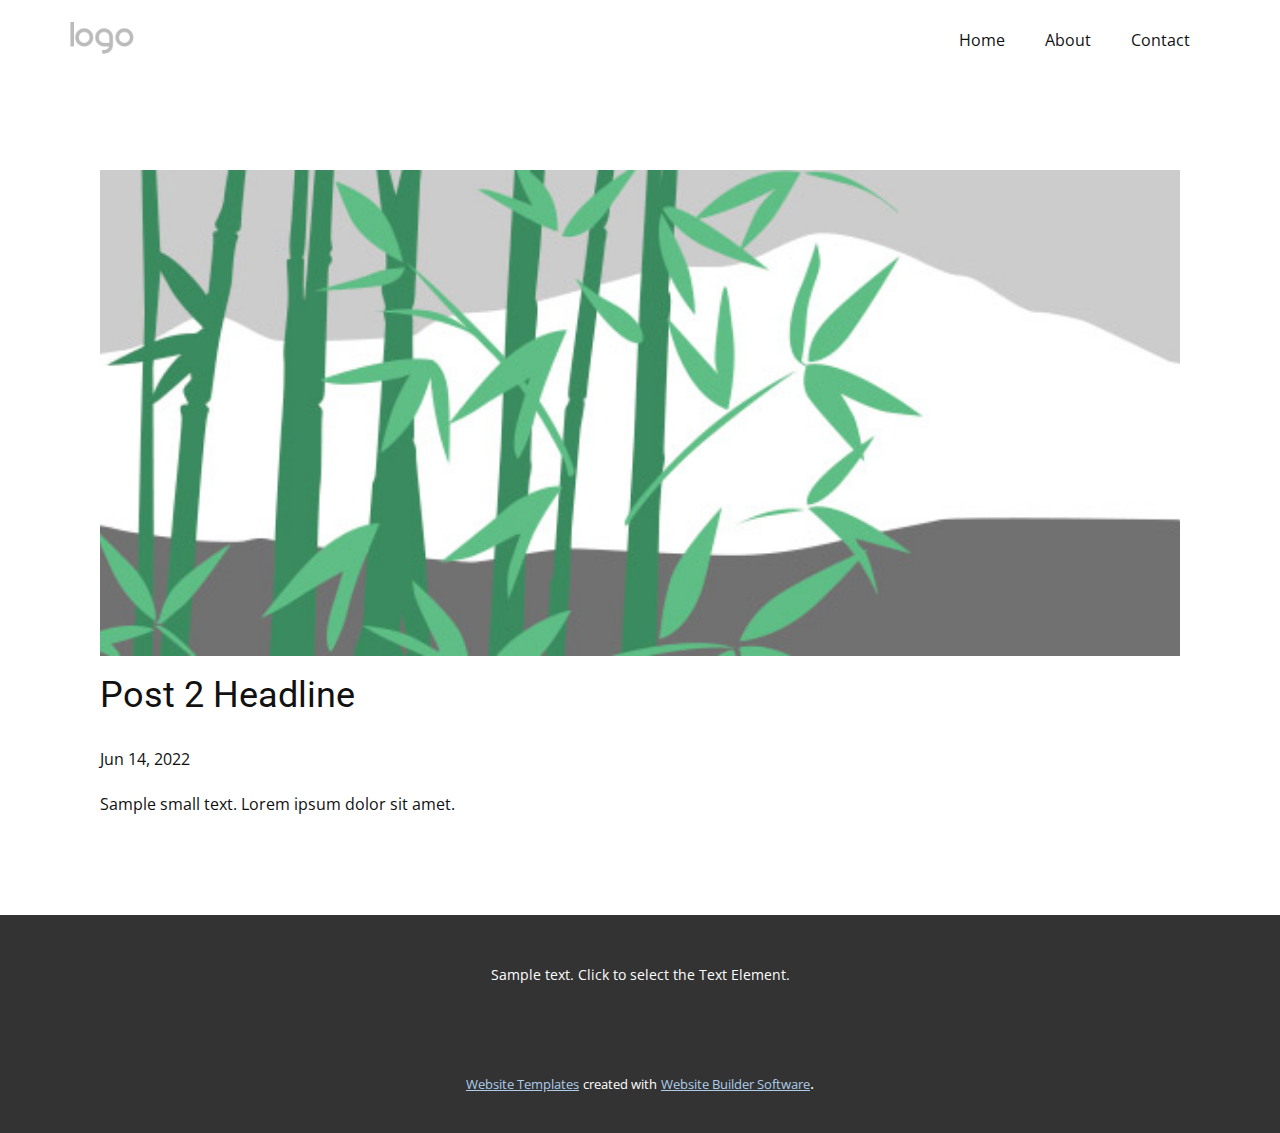
<file: src/blog/post-1.html>
<!doctype html>
<html style="font-size: 16px;"><head>
    <meta name="viewport" content="width=device-width, initial-scale=1.0">
    <meta charset="utf-8">
    <meta name="keywords" content="Post 1 Headline">
    <meta name="description" content="">
    <title>Post 2 Headline</title>
    <link rel="stylesheet" href="../nicepage.css" media="screen">
<link rel="stylesheet" href="../Post-Template.css" media="screen">
    <script class="u-script" type="text/javascript" src="../jquery.js" defer=""></script>
    <script class="u-script" type="text/javascript" src="../nicepage.js" defer=""></script>
    <meta name="generator" content="Nicepage 4.12.17, nicepage.com">
    <link id="u-theme-google-font" rel="stylesheet" href="https://fonts.googleapis.com/css?family=Roboto:100,100i,300,300i,400,400i,500,500i,700,700i,900,900i|Open+Sans:300,300i,400,400i,500,500i,600,600i,700,700i,800,800i">
    
    
    <script type="application/ld+json">{
		"@context": "http://schema.org",
		"@type": "Organization",
		"name": "",
		"logo": "images/default-logo.png"
}</script>
    <meta name="theme-color" content="#478ac9">
  </head>
  <body class="u-body u-xl-mode"><header class="u-clearfix u-header u-header" id="sec-79eb"><div class="u-clearfix u-sheet u-valign-middle u-sheet-1">
        <a href="https://nicepage.com" class="u-image u-logo u-image-1">
          <img src="../images/default-logo.png" class="u-logo-image u-logo-image-1">
        </a>
        <nav class="u-menu u-menu-dropdown u-offcanvas u-menu-1">
          <div class="menu-collapse" style="font-size: 1rem; letter-spacing: 0px;">
            <a class="u-button-style u-custom-left-right-menu-spacing u-custom-padding-bottom u-custom-top-bottom-menu-spacing u-nav-link u-text-active-palette-1-base u-text-hover-palette-2-base" href="#">
              <svg class="u-svg-link" viewBox="0 0 24 24"><use xmlns:xlink="http://www.w3.org/1999/xlink" xlink:href="#menu-hamburger"></use></svg>
              <svg class="u-svg-content" version="1.1" id="menu-hamburger" viewBox="0 0 16 16" x="0px" y="0px" xmlns:xlink="http://www.w3.org/1999/xlink" xmlns="http://www.w3.org/2000/svg"><g><rect y="1" width="16" height="2"></rect><rect y="7" width="16" height="2"></rect><rect y="13" width="16" height="2"></rect>
</g></svg>
            </a>
          </div>
          <div class="u-nav-container">
            <ul class="u-nav u-unstyled u-nav-1"><li class="u-nav-item"><a class="u-button-style u-nav-link u-text-active-palette-1-base u-text-hover-palette-2-base" href="../Home.html" style="padding: 10px 20px;">Home</a>
</li><li class="u-nav-item"><a class="u-button-style u-nav-link u-text-active-palette-1-base u-text-hover-palette-2-base" href="../About.html" style="padding: 10px 20px;">About</a>
</li><li class="u-nav-item"><a class="u-button-style u-nav-link u-text-active-palette-1-base u-text-hover-palette-2-base" href="../Contact.html" style="padding: 10px 20px;">Contact</a>
</li></ul>
          </div>
          <div class="u-nav-container-collapse">
            <div class="u-black u-container-style u-inner-container-layout u-opacity u-opacity-95 u-sidenav">
              <div class="u-inner-container-layout u-sidenav-overflow">
                <div class="u-menu-close"></div>
                <ul class="u-align-center u-nav u-popupmenu-items u-unstyled u-nav-2"><li class="u-nav-item"><a class="u-button-style u-nav-link" href="../Home.html">Home</a>
</li><li class="u-nav-item"><a class="u-button-style u-nav-link" href="../About.html">About</a>
</li><li class="u-nav-item"><a class="u-button-style u-nav-link" href="../Contact.html">Contact</a>
</li></ul>
              </div>
            </div>
            <div class="u-black u-menu-overlay u-opacity u-opacity-70"></div>
          </div>
        </nav>
      </div></header>
    <section class="u-align-center u-clearfix u-section-1" id="sec-3955">
      <div class="u-clearfix u-sheet u-valign-middle-md u-valign-middle-sm u-valign-middle-xs u-sheet-1"><!--post_details--><!--post_details_options_json--><!--{"source":""}--><!--/post_details_options_json--><!--blog_post-->
        <div class="u-container-style u-expanded-width u-post-details u-post-details-1">
          <div class="u-container-layout u-valign-middle u-container-layout-1"><!--blog_post_image-->
            <img alt="" class="u-blog-control u-expanded-width u-image u-image-default u-image-1" src="[data-uri]"><!--/blog_post_image--><!--blog_post_header-->
            <h2 class="u-blog-control u-text u-text-1">Post 2 Headline</h2><!--/blog_post_header--><!--blog_post_metadata-->
            <div class="u-blog-control u-metadata u-metadata-1"><!--blog_post_metadata_date-->
              <span class="u-meta-date u-meta-icon">Jun 14, 2022</span><!--/blog_post_metadata_date--><!--blog_post_metadata_category-->
              <!--/blog_post_metadata_category--><!--blog_post_metadata_comments-->
              <!--/blog_post_metadata_comments-->
            </div><!--/blog_post_metadata--><!--blog_post_content-->
            <div class="u-align-justify u-blog-control u-post-content u-text u-text-2 fr-view">
  Sample small text. Lorem ipsum dolor sit amet.
  </div><!--/blog_post_content-->
          </div>
        </div><!--/blog_post--><!--/post_details-->
      </div>
    </section>
    
    
    <footer class="u-align-center u-clearfix u-footer u-grey-80 u-footer" id="sec-0d1d"><div class="u-clearfix u-sheet u-sheet-1">
        <p class="u-small-text u-text u-text-variant u-text-1">Sample text. Click to select the Text Element.</p>
      </div></footer>
    <section class="u-backlink u-clearfix u-grey-80">
      <a class="u-link" href="https://nicepage.com/website-templates" target="_blank">
        <span>Website Templates</span>
      </a>
      <p class="u-text">
        <span>created with</span>
      </p>
      <a class="u-link" href="" target="_blank">
        <span>Website Builder Software</span>
      </a>. 
    </section>
  
</body></html>
</file>
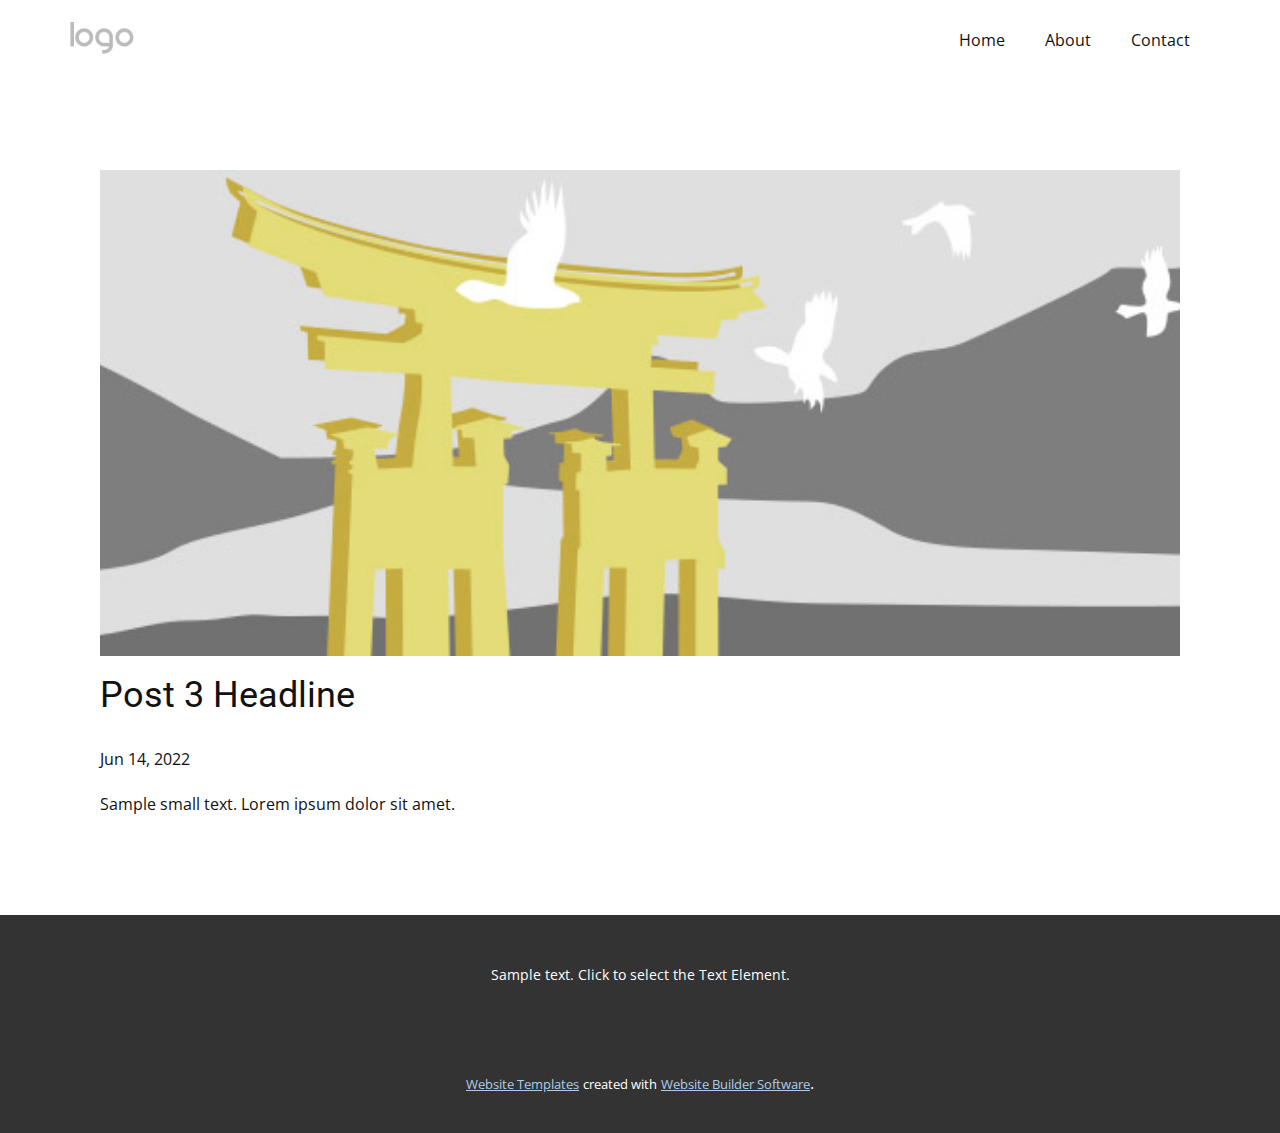
<file: src/blog/post-2.html>
<!doctype html>
<html style="font-size: 16px;"><head>
    <meta name="viewport" content="width=device-width, initial-scale=1.0">
    <meta charset="utf-8">
    <meta name="keywords" content="Post 1 Headline">
    <meta name="description" content="">
    <title>Post 3 Headline</title>
    <link rel="stylesheet" href="../nicepage.css" media="screen">
<link rel="stylesheet" href="../Post-Template.css" media="screen">
    <script class="u-script" type="text/javascript" src="../jquery.js" defer=""></script>
    <script class="u-script" type="text/javascript" src="../nicepage.js" defer=""></script>
    <meta name="generator" content="Nicepage 4.12.17, nicepage.com">
    <link id="u-theme-google-font" rel="stylesheet" href="https://fonts.googleapis.com/css?family=Roboto:100,100i,300,300i,400,400i,500,500i,700,700i,900,900i|Open+Sans:300,300i,400,400i,500,500i,600,600i,700,700i,800,800i">
    
    
    <script type="application/ld+json">{
		"@context": "http://schema.org",
		"@type": "Organization",
		"name": "",
		"logo": "images/default-logo.png"
}</script>
    <meta name="theme-color" content="#478ac9">
  </head>
  <body class="u-body u-xl-mode"><header class="u-clearfix u-header u-header" id="sec-79eb"><div class="u-clearfix u-sheet u-valign-middle u-sheet-1">
        <a href="https://nicepage.com" class="u-image u-logo u-image-1">
          <img src="../images/default-logo.png" class="u-logo-image u-logo-image-1">
        </a>
        <nav class="u-menu u-menu-dropdown u-offcanvas u-menu-1">
          <div class="menu-collapse" style="font-size: 1rem; letter-spacing: 0px;">
            <a class="u-button-style u-custom-left-right-menu-spacing u-custom-padding-bottom u-custom-top-bottom-menu-spacing u-nav-link u-text-active-palette-1-base u-text-hover-palette-2-base" href="#">
              <svg class="u-svg-link" viewBox="0 0 24 24"><use xmlns:xlink="http://www.w3.org/1999/xlink" xlink:href="#menu-hamburger"></use></svg>
              <svg class="u-svg-content" version="1.1" id="menu-hamburger" viewBox="0 0 16 16" x="0px" y="0px" xmlns:xlink="http://www.w3.org/1999/xlink" xmlns="http://www.w3.org/2000/svg"><g><rect y="1" width="16" height="2"></rect><rect y="7" width="16" height="2"></rect><rect y="13" width="16" height="2"></rect>
</g></svg>
            </a>
          </div>
          <div class="u-nav-container">
            <ul class="u-nav u-unstyled u-nav-1"><li class="u-nav-item"><a class="u-button-style u-nav-link u-text-active-palette-1-base u-text-hover-palette-2-base" href="../Home.html" style="padding: 10px 20px;">Home</a>
</li><li class="u-nav-item"><a class="u-button-style u-nav-link u-text-active-palette-1-base u-text-hover-palette-2-base" href="../About.html" style="padding: 10px 20px;">About</a>
</li><li class="u-nav-item"><a class="u-button-style u-nav-link u-text-active-palette-1-base u-text-hover-palette-2-base" href="../Contact.html" style="padding: 10px 20px;">Contact</a>
</li></ul>
          </div>
          <div class="u-nav-container-collapse">
            <div class="u-black u-container-style u-inner-container-layout u-opacity u-opacity-95 u-sidenav">
              <div class="u-inner-container-layout u-sidenav-overflow">
                <div class="u-menu-close"></div>
                <ul class="u-align-center u-nav u-popupmenu-items u-unstyled u-nav-2"><li class="u-nav-item"><a class="u-button-style u-nav-link" href="../Home.html">Home</a>
</li><li class="u-nav-item"><a class="u-button-style u-nav-link" href="../About.html">About</a>
</li><li class="u-nav-item"><a class="u-button-style u-nav-link" href="../Contact.html">Contact</a>
</li></ul>
              </div>
            </div>
            <div class="u-black u-menu-overlay u-opacity u-opacity-70"></div>
          </div>
        </nav>
      </div></header>
    <section class="u-align-center u-clearfix u-section-1" id="sec-3955">
      <div class="u-clearfix u-sheet u-valign-middle-md u-valign-middle-sm u-valign-middle-xs u-sheet-1"><!--post_details--><!--post_details_options_json--><!--{"source":""}--><!--/post_details_options_json--><!--blog_post-->
        <div class="u-container-style u-expanded-width u-post-details u-post-details-1">
          <div class="u-container-layout u-valign-middle u-container-layout-1"><!--blog_post_image-->
            <img alt="" class="u-blog-control u-expanded-width u-image u-image-default u-image-1" src="[data-uri]"><!--/blog_post_image--><!--blog_post_header-->
            <h2 class="u-blog-control u-text u-text-1">Post 3 Headline</h2><!--/blog_post_header--><!--blog_post_metadata-->
            <div class="u-blog-control u-metadata u-metadata-1"><!--blog_post_metadata_date-->
              <span class="u-meta-date u-meta-icon">Jun 14, 2022</span><!--/blog_post_metadata_date--><!--blog_post_metadata_category-->
              <!--/blog_post_metadata_category--><!--blog_post_metadata_comments-->
              <!--/blog_post_metadata_comments-->
            </div><!--/blog_post_metadata--><!--blog_post_content-->
            <div class="u-align-justify u-blog-control u-post-content u-text u-text-2 fr-view">
  Sample small text. Lorem ipsum dolor sit amet.
  </div><!--/blog_post_content-->
          </div>
        </div><!--/blog_post--><!--/post_details-->
      </div>
    </section>
    
    
    <footer class="u-align-center u-clearfix u-footer u-grey-80 u-footer" id="sec-0d1d"><div class="u-clearfix u-sheet u-sheet-1">
        <p class="u-small-text u-text u-text-variant u-text-1">Sample text. Click to select the Text Element.</p>
      </div></footer>
    <section class="u-backlink u-clearfix u-grey-80">
      <a class="u-link" href="https://nicepage.com/website-templates" target="_blank">
        <span>Website Templates</span>
      </a>
      <p class="u-text">
        <span>created with</span>
      </p>
      <a class="u-link" href="" target="_blank">
        <span>Website Builder Software</span>
      </a>. 
    </section>
  
</body></html>
</file>
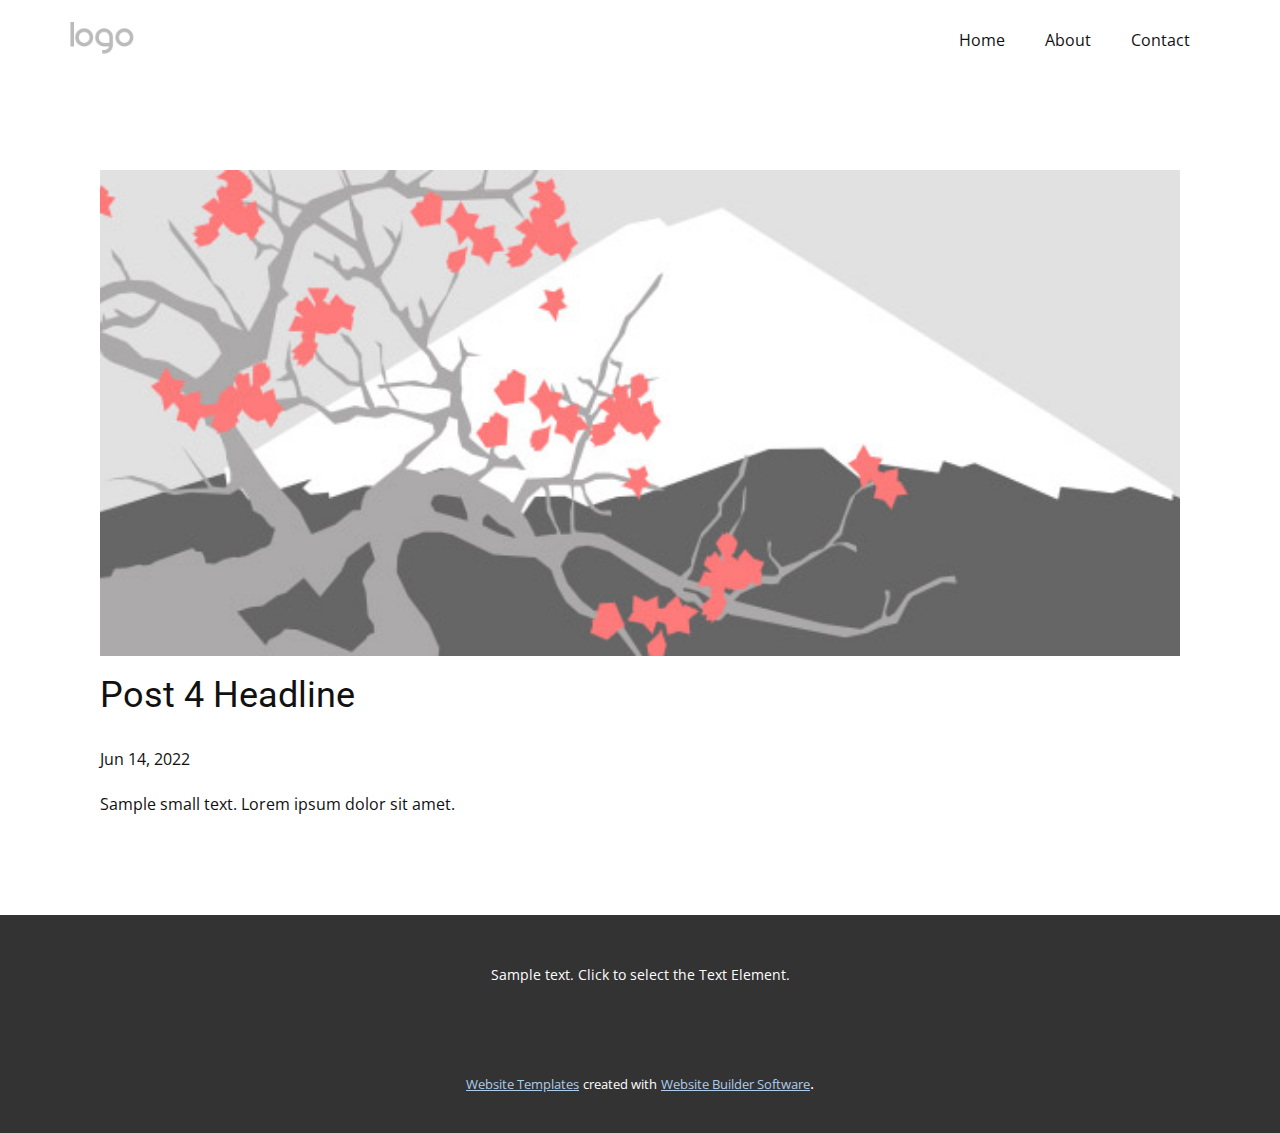
<file: src/blog/post-3.html>
<!doctype html>
<html style="font-size: 16px;"><head>
    <meta name="viewport" content="width=device-width, initial-scale=1.0">
    <meta charset="utf-8">
    <meta name="keywords" content="Post 1 Headline">
    <meta name="description" content="">
    <title>Post 4 Headline</title>
    <link rel="stylesheet" href="../nicepage.css" media="screen">
<link rel="stylesheet" href="../Post-Template.css" media="screen">
    <script class="u-script" type="text/javascript" src="../jquery.js" defer=""></script>
    <script class="u-script" type="text/javascript" src="../nicepage.js" defer=""></script>
    <meta name="generator" content="Nicepage 4.12.17, nicepage.com">
    <link id="u-theme-google-font" rel="stylesheet" href="https://fonts.googleapis.com/css?family=Roboto:100,100i,300,300i,400,400i,500,500i,700,700i,900,900i|Open+Sans:300,300i,400,400i,500,500i,600,600i,700,700i,800,800i">
    
    
    <script type="application/ld+json">{
		"@context": "http://schema.org",
		"@type": "Organization",
		"name": "",
		"logo": "images/default-logo.png"
}</script>
    <meta name="theme-color" content="#478ac9">
  </head>
  <body class="u-body u-xl-mode"><header class="u-clearfix u-header u-header" id="sec-79eb"><div class="u-clearfix u-sheet u-valign-middle u-sheet-1">
        <a href="https://nicepage.com" class="u-image u-logo u-image-1">
          <img src="../images/default-logo.png" class="u-logo-image u-logo-image-1">
        </a>
        <nav class="u-menu u-menu-dropdown u-offcanvas u-menu-1">
          <div class="menu-collapse" style="font-size: 1rem; letter-spacing: 0px;">
            <a class="u-button-style u-custom-left-right-menu-spacing u-custom-padding-bottom u-custom-top-bottom-menu-spacing u-nav-link u-text-active-palette-1-base u-text-hover-palette-2-base" href="#">
              <svg class="u-svg-link" viewBox="0 0 24 24"><use xmlns:xlink="http://www.w3.org/1999/xlink" xlink:href="#menu-hamburger"></use></svg>
              <svg class="u-svg-content" version="1.1" id="menu-hamburger" viewBox="0 0 16 16" x="0px" y="0px" xmlns:xlink="http://www.w3.org/1999/xlink" xmlns="http://www.w3.org/2000/svg"><g><rect y="1" width="16" height="2"></rect><rect y="7" width="16" height="2"></rect><rect y="13" width="16" height="2"></rect>
</g></svg>
            </a>
          </div>
          <div class="u-nav-container">
            <ul class="u-nav u-unstyled u-nav-1"><li class="u-nav-item"><a class="u-button-style u-nav-link u-text-active-palette-1-base u-text-hover-palette-2-base" href="../Home.html" style="padding: 10px 20px;">Home</a>
</li><li class="u-nav-item"><a class="u-button-style u-nav-link u-text-active-palette-1-base u-text-hover-palette-2-base" href="../About.html" style="padding: 10px 20px;">About</a>
</li><li class="u-nav-item"><a class="u-button-style u-nav-link u-text-active-palette-1-base u-text-hover-palette-2-base" href="../Contact.html" style="padding: 10px 20px;">Contact</a>
</li></ul>
          </div>
          <div class="u-nav-container-collapse">
            <div class="u-black u-container-style u-inner-container-layout u-opacity u-opacity-95 u-sidenav">
              <div class="u-inner-container-layout u-sidenav-overflow">
                <div class="u-menu-close"></div>
                <ul class="u-align-center u-nav u-popupmenu-items u-unstyled u-nav-2"><li class="u-nav-item"><a class="u-button-style u-nav-link" href="../Home.html">Home</a>
</li><li class="u-nav-item"><a class="u-button-style u-nav-link" href="../About.html">About</a>
</li><li class="u-nav-item"><a class="u-button-style u-nav-link" href="../Contact.html">Contact</a>
</li></ul>
              </div>
            </div>
            <div class="u-black u-menu-overlay u-opacity u-opacity-70"></div>
          </div>
        </nav>
      </div></header>
    <section class="u-align-center u-clearfix u-section-1" id="sec-3955">
      <div class="u-clearfix u-sheet u-valign-middle-md u-valign-middle-sm u-valign-middle-xs u-sheet-1"><!--post_details--><!--post_details_options_json--><!--{"source":""}--><!--/post_details_options_json--><!--blog_post-->
        <div class="u-container-style u-expanded-width u-post-details u-post-details-1">
          <div class="u-container-layout u-valign-middle u-container-layout-1"><!--blog_post_image-->
            <img alt="" class="u-blog-control u-expanded-width u-image u-image-default u-image-1" src="[data-uri]"><!--/blog_post_image--><!--blog_post_header-->
            <h2 class="u-blog-control u-text u-text-1">Post 4 Headline</h2><!--/blog_post_header--><!--blog_post_metadata-->
            <div class="u-blog-control u-metadata u-metadata-1"><!--blog_post_metadata_date-->
              <span class="u-meta-date u-meta-icon">Jun 14, 2022</span><!--/blog_post_metadata_date--><!--blog_post_metadata_category-->
              <!--/blog_post_metadata_category--><!--blog_post_metadata_comments-->
              <!--/blog_post_metadata_comments-->
            </div><!--/blog_post_metadata--><!--blog_post_content-->
            <div class="u-align-justify u-blog-control u-post-content u-text u-text-2 fr-view">
  Sample small text. Lorem ipsum dolor sit amet.
  </div><!--/blog_post_content-->
          </div>
        </div><!--/blog_post--><!--/post_details-->
      </div>
    </section>
    
    
    <footer class="u-align-center u-clearfix u-footer u-grey-80 u-footer" id="sec-0d1d"><div class="u-clearfix u-sheet u-sheet-1">
        <p class="u-small-text u-text u-text-variant u-text-1">Sample text. Click to select the Text Element.</p>
      </div></footer>
    <section class="u-backlink u-clearfix u-grey-80">
      <a class="u-link" href="https://nicepage.com/website-templates" target="_blank">
        <span>Website Templates</span>
      </a>
      <p class="u-text">
        <span>created with</span>
      </p>
      <a class="u-link" href="" target="_blank">
        <span>Website Builder Software</span>
      </a>. 
    </section>
  
</body></html>
</file>
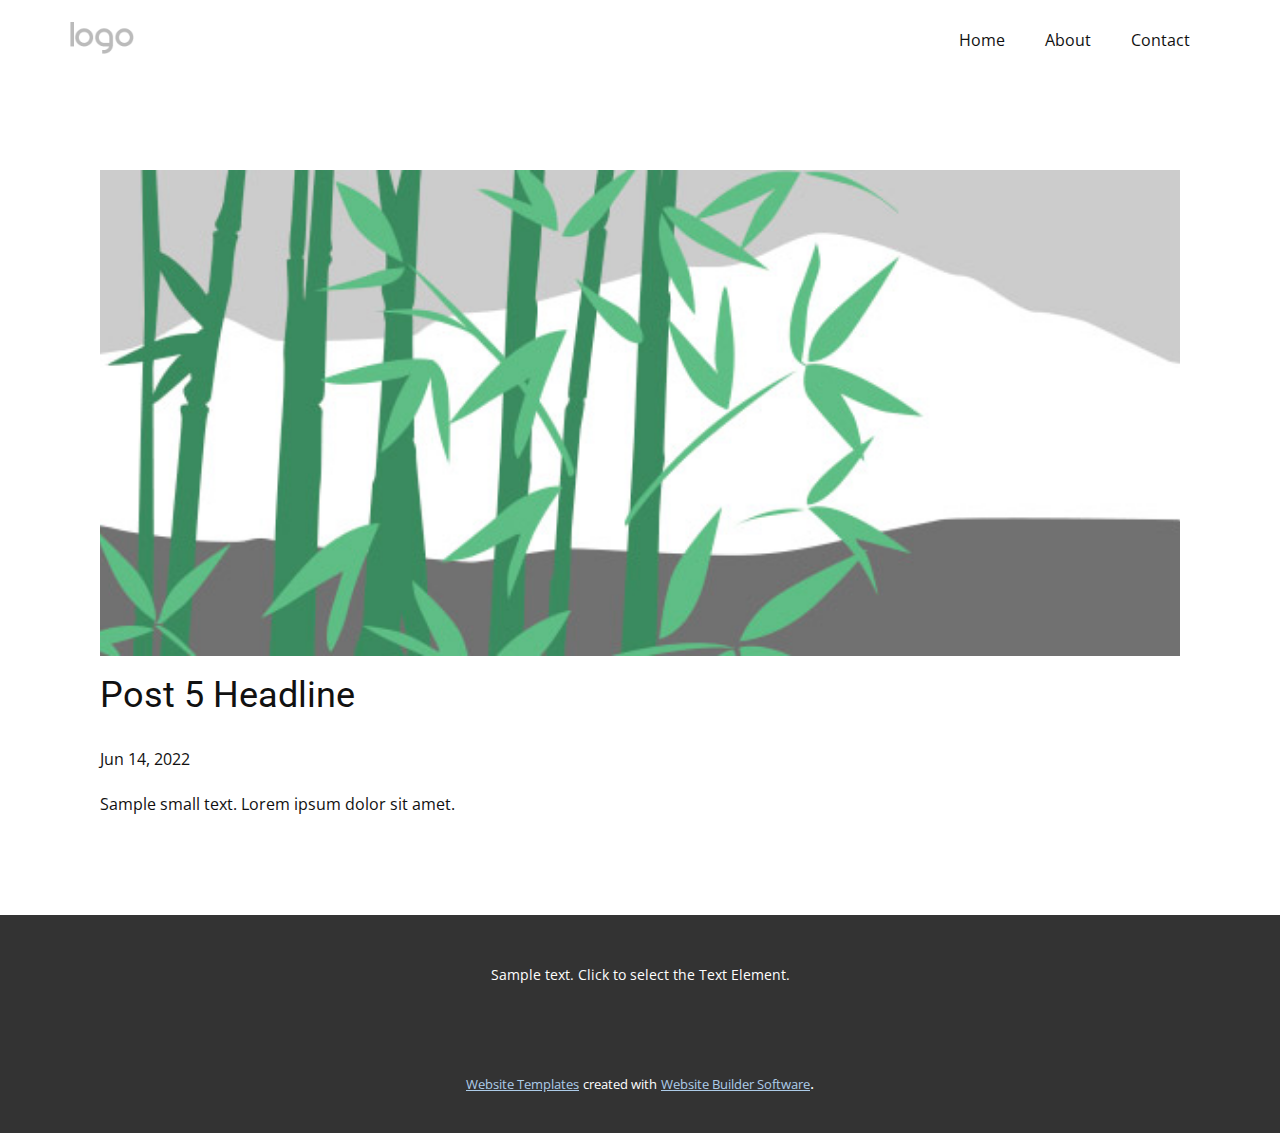
<file: src/blog/post-4.html>
<!doctype html>
<html style="font-size: 16px;"><head>
    <meta name="viewport" content="width=device-width, initial-scale=1.0">
    <meta charset="utf-8">
    <meta name="keywords" content="Post 1 Headline">
    <meta name="description" content="">
    <title>Post 5 Headline</title>
    <link rel="stylesheet" href="../nicepage.css" media="screen">
<link rel="stylesheet" href="../Post-Template.css" media="screen">
    <script class="u-script" type="text/javascript" src="../jquery.js" defer=""></script>
    <script class="u-script" type="text/javascript" src="../nicepage.js" defer=""></script>
    <meta name="generator" content="Nicepage 4.12.17, nicepage.com">
    <link id="u-theme-google-font" rel="stylesheet" href="https://fonts.googleapis.com/css?family=Roboto:100,100i,300,300i,400,400i,500,500i,700,700i,900,900i|Open+Sans:300,300i,400,400i,500,500i,600,600i,700,700i,800,800i">
    
    
    <script type="application/ld+json">{
		"@context": "http://schema.org",
		"@type": "Organization",
		"name": "",
		"logo": "images/default-logo.png"
}</script>
    <meta name="theme-color" content="#478ac9">
  </head>
  <body class="u-body u-xl-mode"><header class="u-clearfix u-header u-header" id="sec-79eb"><div class="u-clearfix u-sheet u-valign-middle u-sheet-1">
        <a href="https://nicepage.com" class="u-image u-logo u-image-1">
          <img src="../images/default-logo.png" class="u-logo-image u-logo-image-1">
        </a>
        <nav class="u-menu u-menu-dropdown u-offcanvas u-menu-1">
          <div class="menu-collapse" style="font-size: 1rem; letter-spacing: 0px;">
            <a class="u-button-style u-custom-left-right-menu-spacing u-custom-padding-bottom u-custom-top-bottom-menu-spacing u-nav-link u-text-active-palette-1-base u-text-hover-palette-2-base" href="#">
              <svg class="u-svg-link" viewBox="0 0 24 24"><use xmlns:xlink="http://www.w3.org/1999/xlink" xlink:href="#menu-hamburger"></use></svg>
              <svg class="u-svg-content" version="1.1" id="menu-hamburger" viewBox="0 0 16 16" x="0px" y="0px" xmlns:xlink="http://www.w3.org/1999/xlink" xmlns="http://www.w3.org/2000/svg"><g><rect y="1" width="16" height="2"></rect><rect y="7" width="16" height="2"></rect><rect y="13" width="16" height="2"></rect>
</g></svg>
            </a>
          </div>
          <div class="u-nav-container">
            <ul class="u-nav u-unstyled u-nav-1"><li class="u-nav-item"><a class="u-button-style u-nav-link u-text-active-palette-1-base u-text-hover-palette-2-base" href="../Home.html" style="padding: 10px 20px;">Home</a>
</li><li class="u-nav-item"><a class="u-button-style u-nav-link u-text-active-palette-1-base u-text-hover-palette-2-base" href="../About.html" style="padding: 10px 20px;">About</a>
</li><li class="u-nav-item"><a class="u-button-style u-nav-link u-text-active-palette-1-base u-text-hover-palette-2-base" href="../Contact.html" style="padding: 10px 20px;">Contact</a>
</li></ul>
          </div>
          <div class="u-nav-container-collapse">
            <div class="u-black u-container-style u-inner-container-layout u-opacity u-opacity-95 u-sidenav">
              <div class="u-inner-container-layout u-sidenav-overflow">
                <div class="u-menu-close"></div>
                <ul class="u-align-center u-nav u-popupmenu-items u-unstyled u-nav-2"><li class="u-nav-item"><a class="u-button-style u-nav-link" href="../Home.html">Home</a>
</li><li class="u-nav-item"><a class="u-button-style u-nav-link" href="../About.html">About</a>
</li><li class="u-nav-item"><a class="u-button-style u-nav-link" href="../Contact.html">Contact</a>
</li></ul>
              </div>
            </div>
            <div class="u-black u-menu-overlay u-opacity u-opacity-70"></div>
          </div>
        </nav>
      </div></header>
    <section class="u-align-center u-clearfix u-section-1" id="sec-3955">
      <div class="u-clearfix u-sheet u-valign-middle-md u-valign-middle-sm u-valign-middle-xs u-sheet-1"><!--post_details--><!--post_details_options_json--><!--{"source":""}--><!--/post_details_options_json--><!--blog_post-->
        <div class="u-container-style u-expanded-width u-post-details u-post-details-1">
          <div class="u-container-layout u-valign-middle u-container-layout-1"><!--blog_post_image-->
            <img alt="" class="u-blog-control u-expanded-width u-image u-image-default u-image-1" src="[data-uri]"><!--/blog_post_image--><!--blog_post_header-->
            <h2 class="u-blog-control u-text u-text-1">Post 5 Headline</h2><!--/blog_post_header--><!--blog_post_metadata-->
            <div class="u-blog-control u-metadata u-metadata-1"><!--blog_post_metadata_date-->
              <span class="u-meta-date u-meta-icon">Jun 14, 2022</span><!--/blog_post_metadata_date--><!--blog_post_metadata_category-->
              <!--/blog_post_metadata_category--><!--blog_post_metadata_comments-->
              <!--/blog_post_metadata_comments-->
            </div><!--/blog_post_metadata--><!--blog_post_content-->
            <div class="u-align-justify u-blog-control u-post-content u-text u-text-2 fr-view">
  Sample small text. Lorem ipsum dolor sit amet.
  </div><!--/blog_post_content-->
          </div>
        </div><!--/blog_post--><!--/post_details-->
      </div>
    </section>
    
    
    <footer class="u-align-center u-clearfix u-footer u-grey-80 u-footer" id="sec-0d1d"><div class="u-clearfix u-sheet u-sheet-1">
        <p class="u-small-text u-text u-text-variant u-text-1">Sample text. Click to select the Text Element.</p>
      </div></footer>
    <section class="u-backlink u-clearfix u-grey-80">
      <a class="u-link" href="https://nicepage.com/website-templates" target="_blank">
        <span>Website Templates</span>
      </a>
      <p class="u-text">
        <span>created with</span>
      </p>
      <a class="u-link" href="" target="_blank">
        <span>Website Builder Software</span>
      </a>. 
    </section>
  
</body></html>
</file>
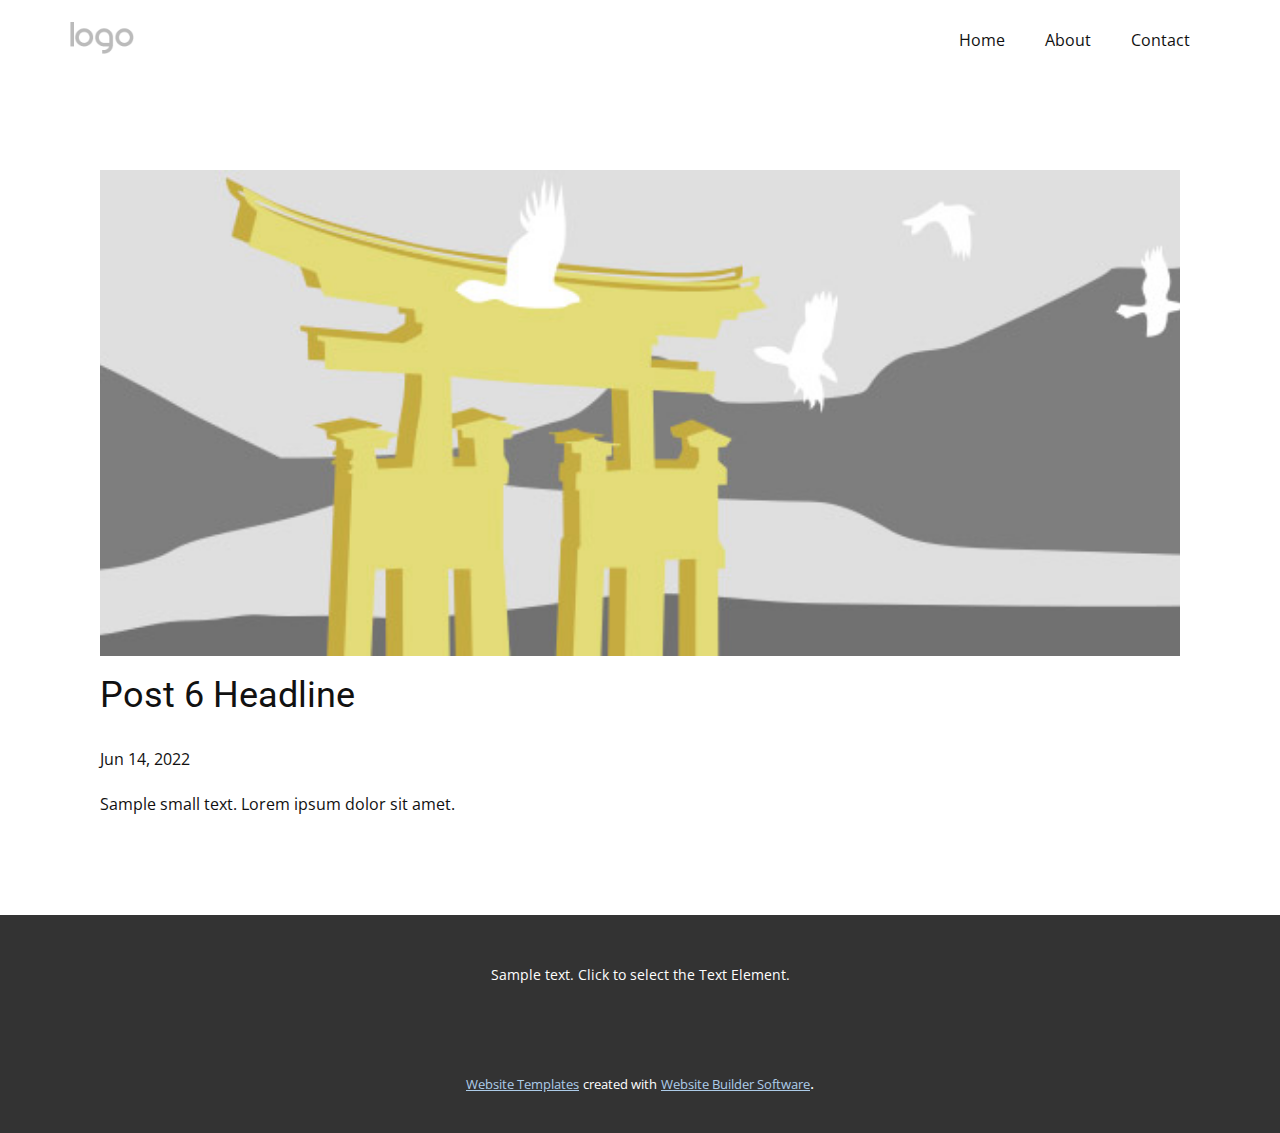
<file: src/blog/post-5.html>
<!doctype html>
<html style="font-size: 16px;"><head>
    <meta name="viewport" content="width=device-width, initial-scale=1.0">
    <meta charset="utf-8">
    <meta name="keywords" content="Post 1 Headline">
    <meta name="description" content="">
    <title>Post 6 Headline</title>
    <link rel="stylesheet" href="../nicepage.css" media="screen">
<link rel="stylesheet" href="../Post-Template.css" media="screen">
    <script class="u-script" type="text/javascript" src="../jquery.js" defer=""></script>
    <script class="u-script" type="text/javascript" src="../nicepage.js" defer=""></script>
    <meta name="generator" content="Nicepage 4.12.17, nicepage.com">
    <link id="u-theme-google-font" rel="stylesheet" href="https://fonts.googleapis.com/css?family=Roboto:100,100i,300,300i,400,400i,500,500i,700,700i,900,900i|Open+Sans:300,300i,400,400i,500,500i,600,600i,700,700i,800,800i">
    
    
    <script type="application/ld+json">{
		"@context": "http://schema.org",
		"@type": "Organization",
		"name": "",
		"logo": "images/default-logo.png"
}</script>
    <meta name="theme-color" content="#478ac9">
  </head>
  <body class="u-body u-xl-mode"><header class="u-clearfix u-header u-header" id="sec-79eb"><div class="u-clearfix u-sheet u-valign-middle u-sheet-1">
        <a href="https://nicepage.com" class="u-image u-logo u-image-1">
          <img src="../images/default-logo.png" class="u-logo-image u-logo-image-1">
        </a>
        <nav class="u-menu u-menu-dropdown u-offcanvas u-menu-1">
          <div class="menu-collapse" style="font-size: 1rem; letter-spacing: 0px;">
            <a class="u-button-style u-custom-left-right-menu-spacing u-custom-padding-bottom u-custom-top-bottom-menu-spacing u-nav-link u-text-active-palette-1-base u-text-hover-palette-2-base" href="#">
              <svg class="u-svg-link" viewBox="0 0 24 24"><use xmlns:xlink="http://www.w3.org/1999/xlink" xlink:href="#menu-hamburger"></use></svg>
              <svg class="u-svg-content" version="1.1" id="menu-hamburger" viewBox="0 0 16 16" x="0px" y="0px" xmlns:xlink="http://www.w3.org/1999/xlink" xmlns="http://www.w3.org/2000/svg"><g><rect y="1" width="16" height="2"></rect><rect y="7" width="16" height="2"></rect><rect y="13" width="16" height="2"></rect>
</g></svg>
            </a>
          </div>
          <div class="u-nav-container">
            <ul class="u-nav u-unstyled u-nav-1"><li class="u-nav-item"><a class="u-button-style u-nav-link u-text-active-palette-1-base u-text-hover-palette-2-base" href="../Home.html" style="padding: 10px 20px;">Home</a>
</li><li class="u-nav-item"><a class="u-button-style u-nav-link u-text-active-palette-1-base u-text-hover-palette-2-base" href="../About.html" style="padding: 10px 20px;">About</a>
</li><li class="u-nav-item"><a class="u-button-style u-nav-link u-text-active-palette-1-base u-text-hover-palette-2-base" href="../Contact.html" style="padding: 10px 20px;">Contact</a>
</li></ul>
          </div>
          <div class="u-nav-container-collapse">
            <div class="u-black u-container-style u-inner-container-layout u-opacity u-opacity-95 u-sidenav">
              <div class="u-inner-container-layout u-sidenav-overflow">
                <div class="u-menu-close"></div>
                <ul class="u-align-center u-nav u-popupmenu-items u-unstyled u-nav-2"><li class="u-nav-item"><a class="u-button-style u-nav-link" href="../Home.html">Home</a>
</li><li class="u-nav-item"><a class="u-button-style u-nav-link" href="../About.html">About</a>
</li><li class="u-nav-item"><a class="u-button-style u-nav-link" href="../Contact.html">Contact</a>
</li></ul>
              </div>
            </div>
            <div class="u-black u-menu-overlay u-opacity u-opacity-70"></div>
          </div>
        </nav>
      </div></header>
    <section class="u-align-center u-clearfix u-section-1" id="sec-3955">
      <div class="u-clearfix u-sheet u-valign-middle-md u-valign-middle-sm u-valign-middle-xs u-sheet-1"><!--post_details--><!--post_details_options_json--><!--{"source":""}--><!--/post_details_options_json--><!--blog_post-->
        <div class="u-container-style u-expanded-width u-post-details u-post-details-1">
          <div class="u-container-layout u-valign-middle u-container-layout-1"><!--blog_post_image-->
            <img alt="" class="u-blog-control u-expanded-width u-image u-image-default u-image-1" src="[data-uri]"><!--/blog_post_image--><!--blog_post_header-->
            <h2 class="u-blog-control u-text u-text-1">Post 6 Headline</h2><!--/blog_post_header--><!--blog_post_metadata-->
            <div class="u-blog-control u-metadata u-metadata-1"><!--blog_post_metadata_date-->
              <span class="u-meta-date u-meta-icon">Jun 14, 2022</span><!--/blog_post_metadata_date--><!--blog_post_metadata_category-->
              <!--/blog_post_metadata_category--><!--blog_post_metadata_comments-->
              <!--/blog_post_metadata_comments-->
            </div><!--/blog_post_metadata--><!--blog_post_content-->
            <div class="u-align-justify u-blog-control u-post-content u-text u-text-2 fr-view">
  Sample small text. Lorem ipsum dolor sit amet.
  </div><!--/blog_post_content-->
          </div>
        </div><!--/blog_post--><!--/post_details-->
      </div>
    </section>
    
    
    <footer class="u-align-center u-clearfix u-footer u-grey-80 u-footer" id="sec-0d1d"><div class="u-clearfix u-sheet u-sheet-1">
        <p class="u-small-text u-text u-text-variant u-text-1">Sample text. Click to select the Text Element.</p>
      </div></footer>
    <section class="u-backlink u-clearfix u-grey-80">
      <a class="u-link" href="https://nicepage.com/website-templates" target="_blank">
        <span>Website Templates</span>
      </a>
      <p class="u-text">
        <span>created with</span>
      </p>
      <a class="u-link" href="" target="_blank">
        <span>Website Builder Software</span>
      </a>. 
    </section>
  
</body></html>
</file>
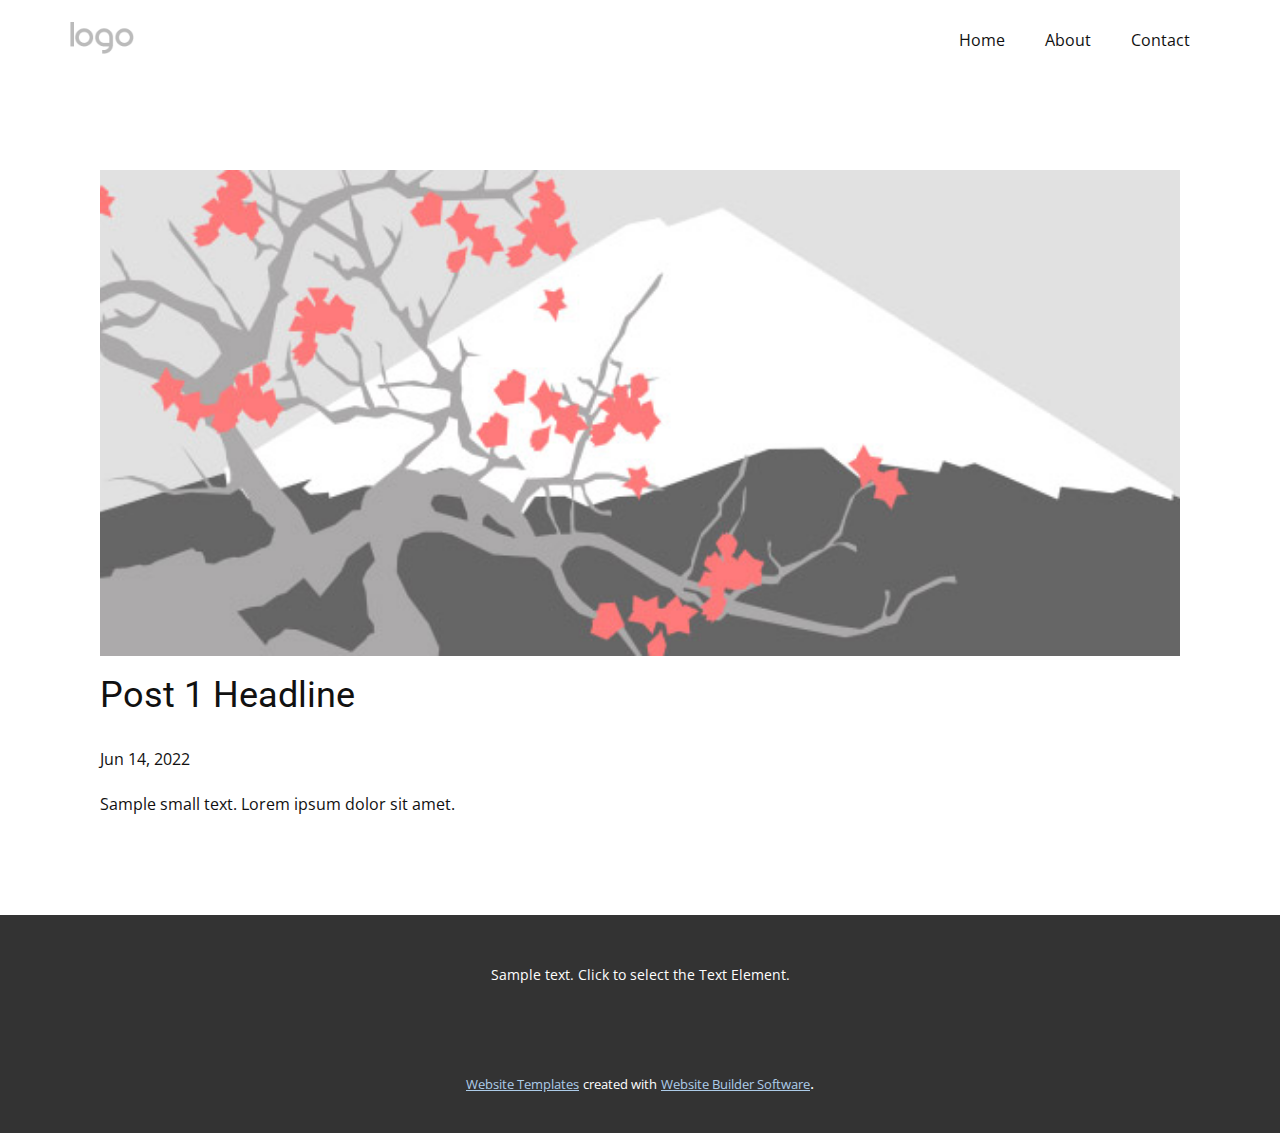
<file: src/blog/post.html>
<!doctype html>
<html style="font-size: 16px;"><head>
    <meta name="viewport" content="width=device-width, initial-scale=1.0">
    <meta charset="utf-8">
    <meta name="keywords" content="Post 1 Headline">
    <meta name="description" content="">
    <title>Post 1 Headline</title>
    <link rel="stylesheet" href="../nicepage.css" media="screen">
<link rel="stylesheet" href="../Post-Template.css" media="screen">
    <script class="u-script" type="text/javascript" src="../jquery.js" defer=""></script>
    <script class="u-script" type="text/javascript" src="../nicepage.js" defer=""></script>
    <meta name="generator" content="Nicepage 4.12.17, nicepage.com">
    <link id="u-theme-google-font" rel="stylesheet" href="https://fonts.googleapis.com/css?family=Roboto:100,100i,300,300i,400,400i,500,500i,700,700i,900,900i|Open+Sans:300,300i,400,400i,500,500i,600,600i,700,700i,800,800i">
    
    
    <script type="application/ld+json">{
		"@context": "http://schema.org",
		"@type": "Organization",
		"name": "",
		"logo": "images/default-logo.png"
}</script>
    <meta name="theme-color" content="#478ac9">
  </head>
  <body class="u-body u-xl-mode"><header class="u-clearfix u-header u-header" id="sec-79eb"><div class="u-clearfix u-sheet u-valign-middle u-sheet-1">
        <a href="https://nicepage.com" class="u-image u-logo u-image-1">
          <img src="../images/default-logo.png" class="u-logo-image u-logo-image-1">
        </a>
        <nav class="u-menu u-menu-dropdown u-offcanvas u-menu-1">
          <div class="menu-collapse" style="font-size: 1rem; letter-spacing: 0px;">
            <a class="u-button-style u-custom-left-right-menu-spacing u-custom-padding-bottom u-custom-top-bottom-menu-spacing u-nav-link u-text-active-palette-1-base u-text-hover-palette-2-base" href="#">
              <svg class="u-svg-link" viewBox="0 0 24 24"><use xmlns:xlink="http://www.w3.org/1999/xlink" xlink:href="#menu-hamburger"></use></svg>
              <svg class="u-svg-content" version="1.1" id="menu-hamburger" viewBox="0 0 16 16" x="0px" y="0px" xmlns:xlink="http://www.w3.org/1999/xlink" xmlns="http://www.w3.org/2000/svg"><g><rect y="1" width="16" height="2"></rect><rect y="7" width="16" height="2"></rect><rect y="13" width="16" height="2"></rect>
</g></svg>
            </a>
          </div>
          <div class="u-nav-container">
            <ul class="u-nav u-unstyled u-nav-1"><li class="u-nav-item"><a class="u-button-style u-nav-link u-text-active-palette-1-base u-text-hover-palette-2-base" href="../Home.html" style="padding: 10px 20px;">Home</a>
</li><li class="u-nav-item"><a class="u-button-style u-nav-link u-text-active-palette-1-base u-text-hover-palette-2-base" href="../About.html" style="padding: 10px 20px;">About</a>
</li><li class="u-nav-item"><a class="u-button-style u-nav-link u-text-active-palette-1-base u-text-hover-palette-2-base" href="../Contact.html" style="padding: 10px 20px;">Contact</a>
</li></ul>
          </div>
          <div class="u-nav-container-collapse">
            <div class="u-black u-container-style u-inner-container-layout u-opacity u-opacity-95 u-sidenav">
              <div class="u-inner-container-layout u-sidenav-overflow">
                <div class="u-menu-close"></div>
                <ul class="u-align-center u-nav u-popupmenu-items u-unstyled u-nav-2"><li class="u-nav-item"><a class="u-button-style u-nav-link" href="../Home.html">Home</a>
</li><li class="u-nav-item"><a class="u-button-style u-nav-link" href="../About.html">About</a>
</li><li class="u-nav-item"><a class="u-button-style u-nav-link" href="../Contact.html">Contact</a>
</li></ul>
              </div>
            </div>
            <div class="u-black u-menu-overlay u-opacity u-opacity-70"></div>
          </div>
        </nav>
      </div></header>
    <section class="u-align-center u-clearfix u-section-1" id="sec-3955">
      <div class="u-clearfix u-sheet u-valign-middle-md u-valign-middle-sm u-valign-middle-xs u-sheet-1"><!--post_details--><!--post_details_options_json--><!--{"source":""}--><!--/post_details_options_json--><!--blog_post-->
        <div class="u-container-style u-expanded-width u-post-details u-post-details-1">
          <div class="u-container-layout u-valign-middle u-container-layout-1"><!--blog_post_image-->
            <img alt="" class="u-blog-control u-expanded-width u-image u-image-default u-image-1" src="[data-uri]"><!--/blog_post_image--><!--blog_post_header-->
            <h2 class="u-blog-control u-text u-text-1">Post 1 Headline</h2><!--/blog_post_header--><!--blog_post_metadata-->
            <div class="u-blog-control u-metadata u-metadata-1"><!--blog_post_metadata_date-->
              <span class="u-meta-date u-meta-icon">Jun 14, 2022</span><!--/blog_post_metadata_date--><!--blog_post_metadata_category-->
              <!--/blog_post_metadata_category--><!--blog_post_metadata_comments-->
              <!--/blog_post_metadata_comments-->
            </div><!--/blog_post_metadata--><!--blog_post_content-->
            <div class="u-align-justify u-blog-control u-post-content u-text u-text-2 fr-view">
  Sample small text. Lorem ipsum dolor sit amet.
  </div><!--/blog_post_content-->
          </div>
        </div><!--/blog_post--><!--/post_details-->
      </div>
    </section>
    
    
    <footer class="u-align-center u-clearfix u-footer u-grey-80 u-footer" id="sec-0d1d"><div class="u-clearfix u-sheet u-sheet-1">
        <p class="u-small-text u-text u-text-variant u-text-1">Sample text. Click to select the Text Element.</p>
      </div></footer>
    <section class="u-backlink u-clearfix u-grey-80">
      <a class="u-link" href="https://nicepage.com/website-templates" target="_blank">
        <span>Website Templates</span>
      </a>
      <p class="u-text">
        <span>created with</span>
      </p>
      <a class="u-link" href="" target="_blank">
        <span>Website Builder Software</span>
      </a>. 
    </section>
  
</body></html>
</file>
